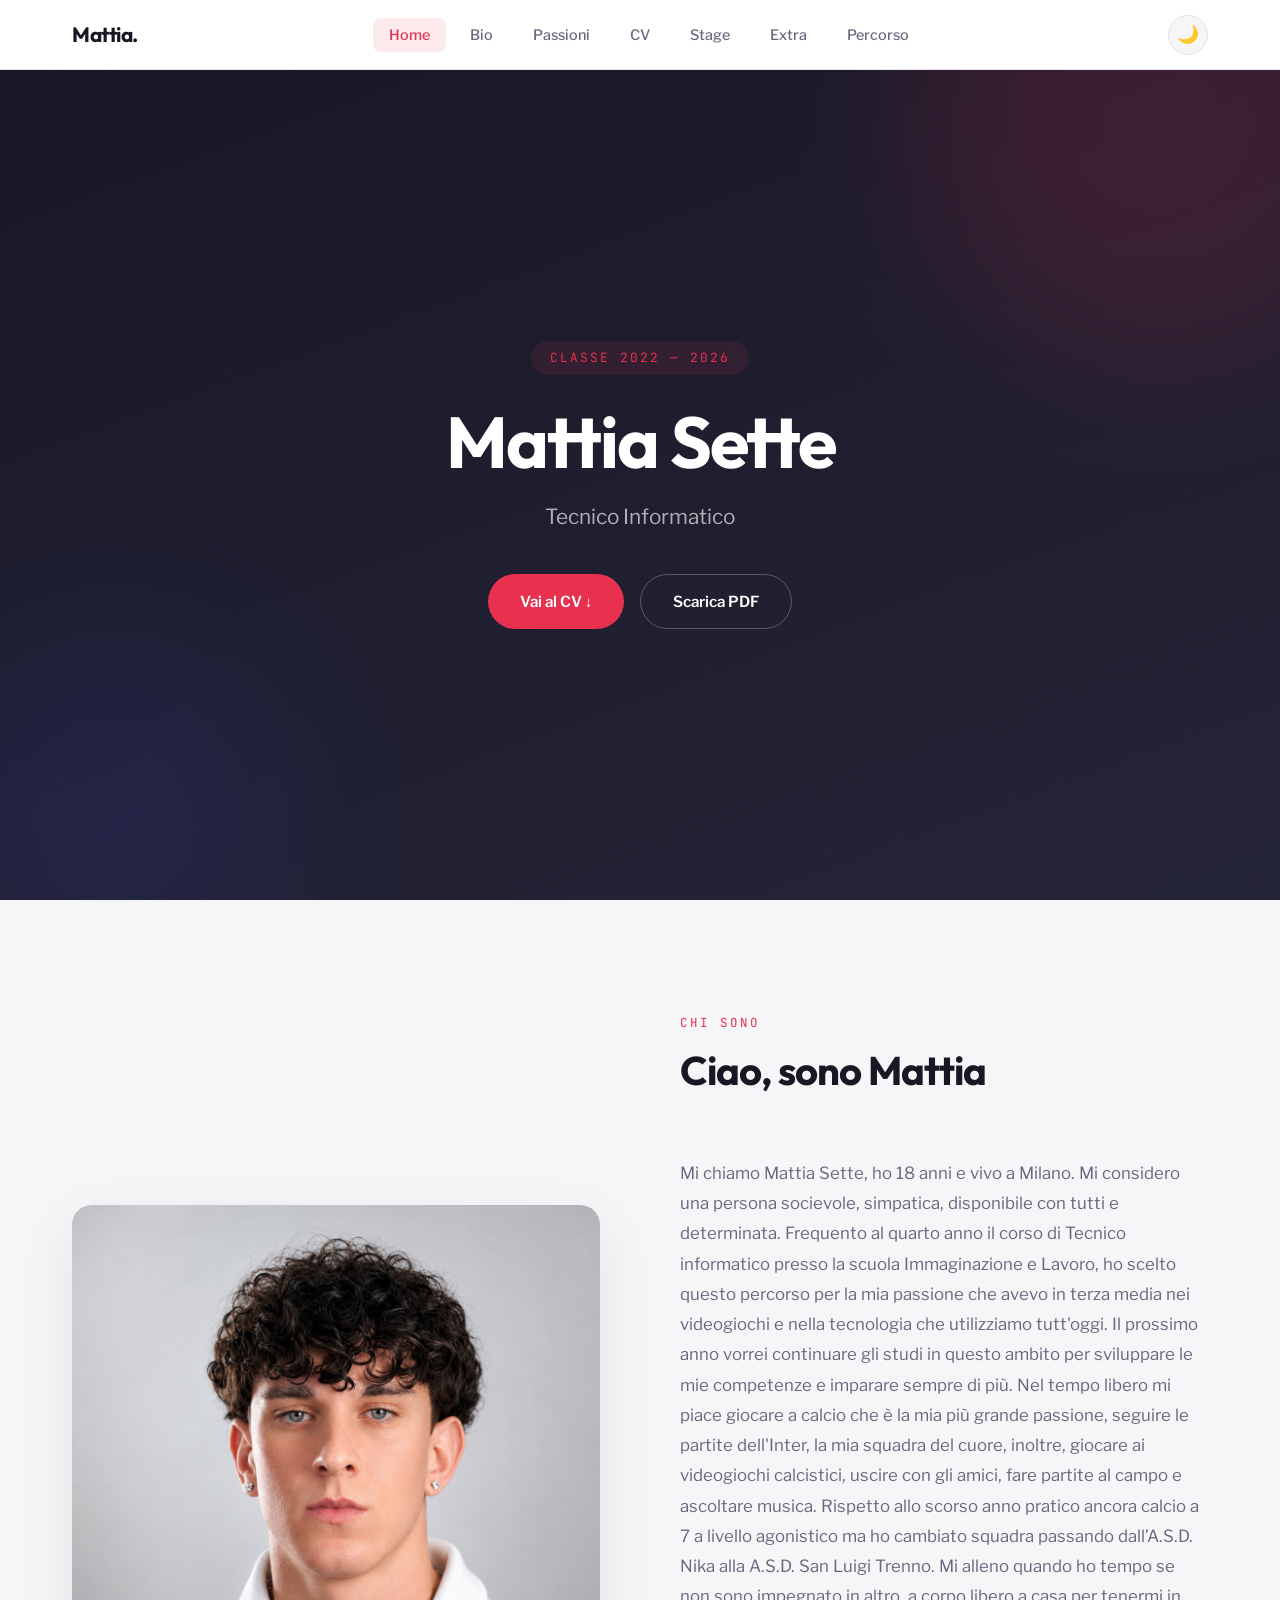
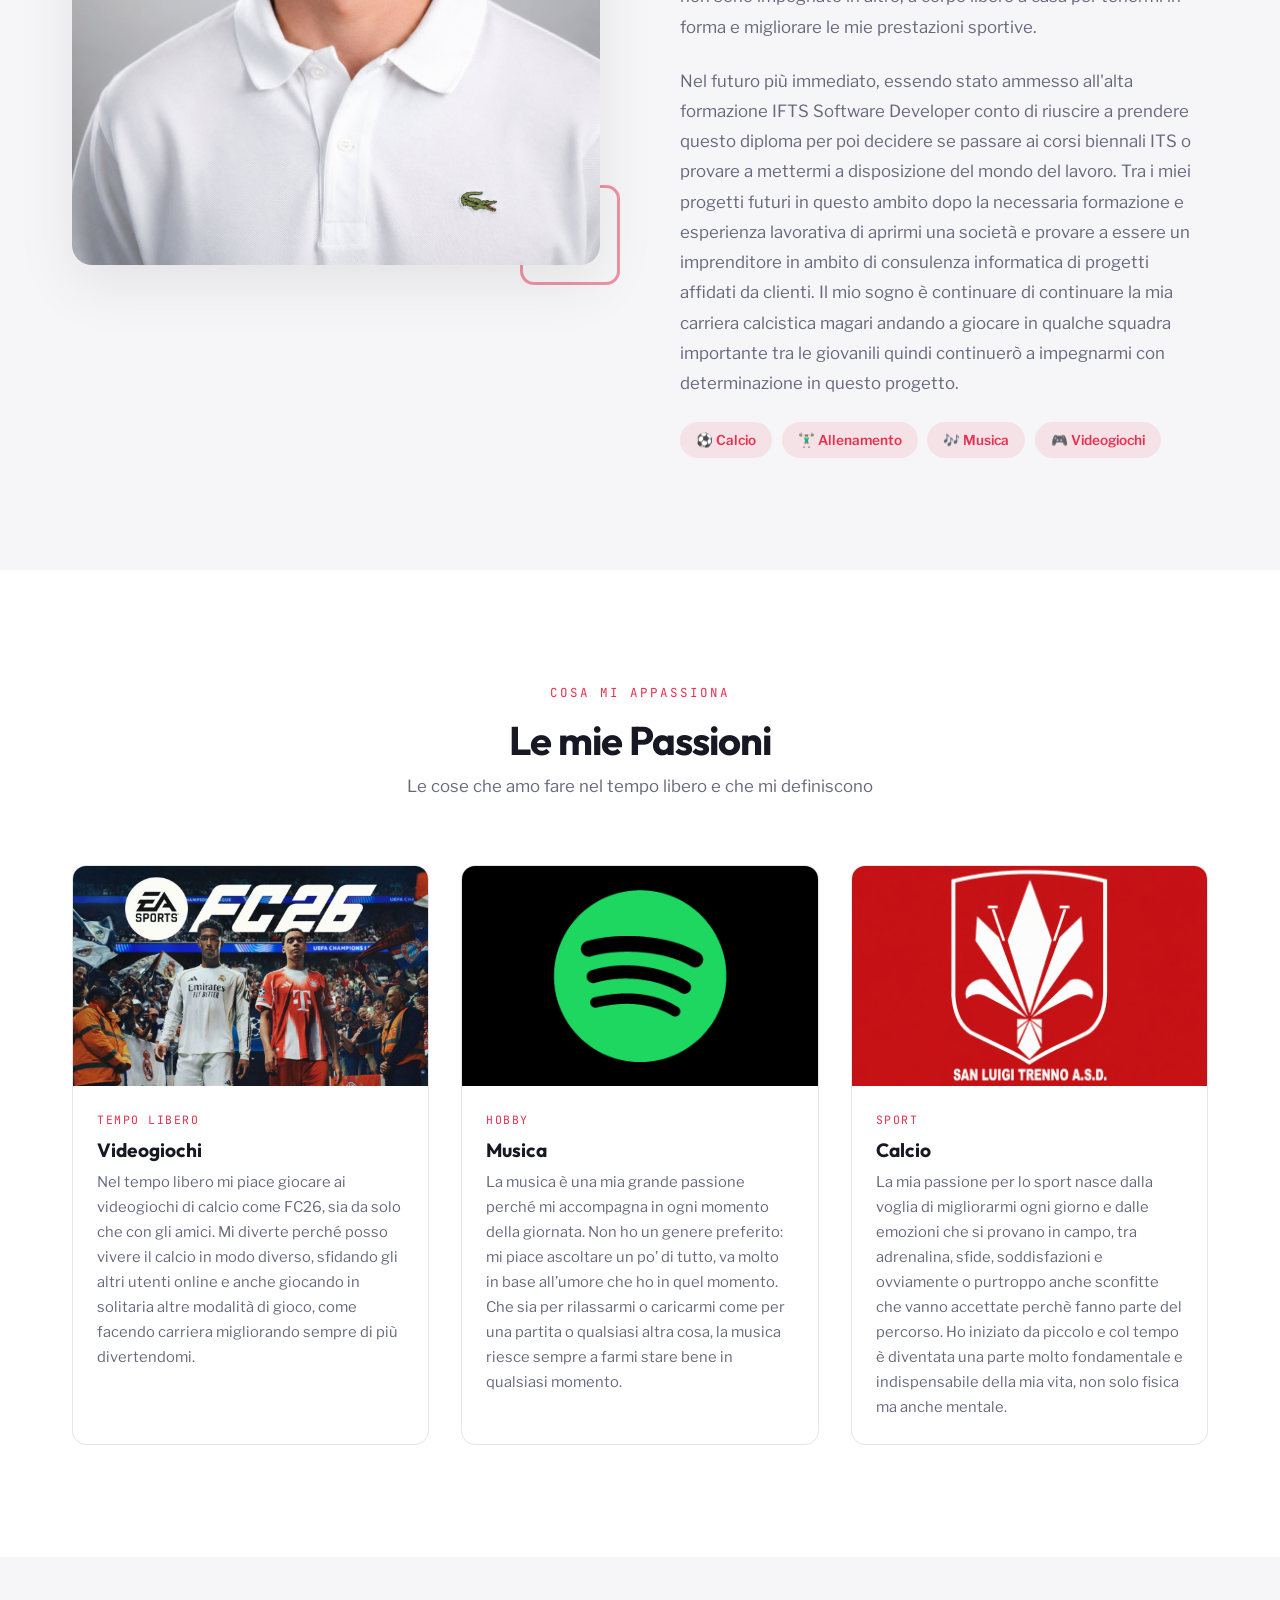
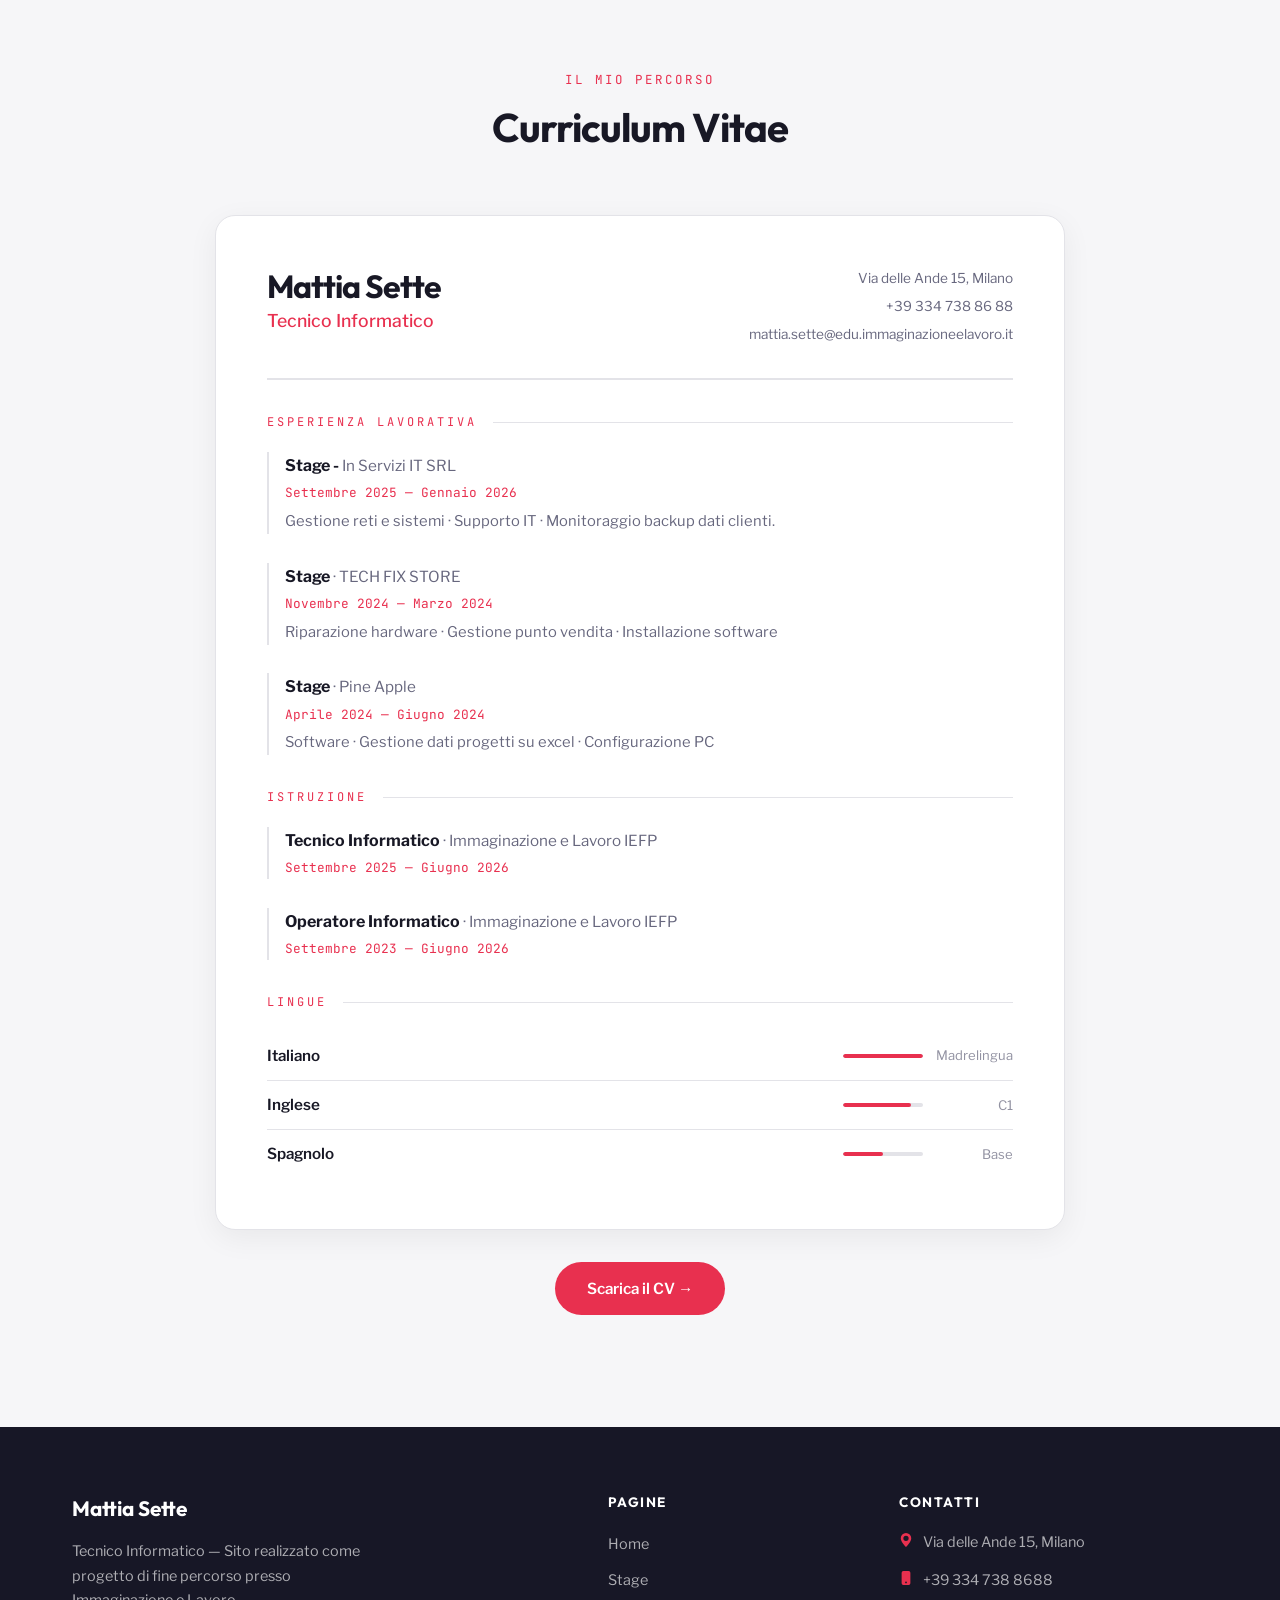
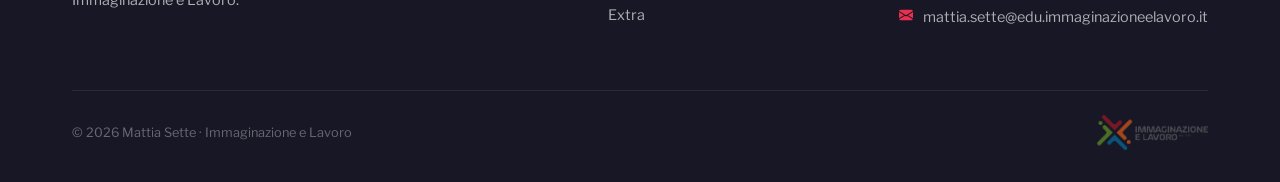
<file: index.html>
<!DOCTYPE html>
<html lang="it" data-theme="default">
<!--
    PERSONALIZZAZIONE RAPIDA:
    
    1. TEMA: cambia data-theme="default" qui sopra con:
       ocean, sunset, forest, lavender, mono
    
    2. DARK MODE: il bottone 🌙 in alto a destra
    
    3. FONT: cambia i link Google Fonts qui sotto
    
    4. CONTENUTI: cerca i commenti "MODIFICA" nel codice
-->
<head>
    <meta charset="UTF-8">
    <meta name="viewport" content="width=device-width, initial-scale=1.0">
    <title>Mattia Sette — Portfolio</title>

    <!-- MODIFICA: Cambia i font qui se vuoi -->
    <link rel="preconnect" href="https://fonts.googleapis.com">
    <link rel="preconnect" href="https://fonts.gstatic.com" crossorigin>    
    <link href="https://fonts.googleapis.com/css2?family=Outfit:wght@400;500;600;700&family=Libre+Franklin:wght@400;500;600;700&family=JetBrains+Mono:wght@400;500&display=swap" rel="stylesheet">

    <link rel="stylesheet" href="./style.css">
</head>
<body>

    <!-- ====== NAVBAR ====== -->
    <nav class="site-nav">
        <div class="nav-inner">
            <!-- MODIFICA: il tuo nome -->
            <a href="#" class="nav-brand">Mattia.</a>

            <button class="nav-burger" id="navBurger" aria-label="Apri menu">
                <span></span><span></span><span></span>
            </button>

            <ul class="nav-links" id="navLinks">
                <li><a href="#" class="active">Home</a></li>
                <li><a href="#bio">Bio</a></li>
                <li><a href="#passioni">Passioni</a></li>
                <li><a href="#cv">CV</a></li>
                <li><a href="./stage.html">Stage</a></li>
                <li><a href="./extra.html">Extra</a></li>
                <li><a href="./percorso.html">Percorso</a></li>
            </ul>

            <button class="theme-toggle" id="themeToggle" aria-label="Cambia tema">🌙</button>
        </div>
    </nav>

    <!-- ====== HERO ====== -->
    <section class="hero">
        <div class="hero-pattern"></div>
        <div class="hero-blob hero-blob-1"></div>
        <div class="hero-blob hero-blob-2"></div>

        <div class="hero-content">
            <!-- MODIFICA: il tuo badge, nome e descrizione -->
            <span class="hero-label reveal">Classe 2022 — 2026</span>
            <h1 class="reveal reveal-delay-1">Mattia Sette</h1>
            <p class="hero-sub reveal reveal-delay-2">Tecnico Informatico</p>
            <div class="hero-cta reveal reveal-delay-3">
                <a href="#cv" class="btn-primary-custom">Vai al CV ↓</a>
                <a href="./doc/Mattia Sette - Cv.pdf" target="_blank" class="btn-outline-custom">Scarica PDF</a>
            </div>
        </div>
    </section>

    <!-- ====== BIO ====== -->
    <section class="section" id="bio">
        <div class="section-container">
            <div class="bio-grid">
                <div class="bio-image reveal-left">
                    <div class="bio-image-frame">
                        <!-- MODIFICA: sostituisci con la tua foto (./img/foto.jpg) -->
                        <img src="img/Mattia (2).png" alt="Foto profilo">
                    </div>
                </div>
                <div class="bio-text-area reveal-right">
                    <div class="section-header">
                        <span class="section-label">Chi sono</span>
                        <h2 class="section-title">Ciao, sono Mattia</h2>
                    </div>
                    <!-- MODIFICA: scrivi la tua bio -->
                    <p>
                        Mi chiamo Mattia Sette, ho 18 anni e vivo a Milano. Mi considero una persona socievole, simpatica, disponibile con tutti e determinata.
                        Frequento al quarto anno il corso di Tecnico informatico presso la scuola Immaginazione e Lavoro, ho scelto questo percorso per la mia passione che avevo in terza media nei videogiochi e nella tecnologia che utilizziamo tutt'oggi.
                        Il prossimo anno vorrei continuare gli studi in questo ambito per sviluppare le mie competenze e imparare sempre di più.
                        Nel tempo libero mi piace giocare a calcio che è la mia più grande passione, seguire le partite dell'Inter, la mia squadra del cuore, inoltre, giocare ai videogiochi calcistici, uscire con gli amici, fare partite al campo e ascoltare musica.
                        Rispetto allo scorso anno pratico ancora calcio a 7 a livello agonistico ma ho cambiato squadra passando dall’A.S.D. Nika alla A.S.D. San Luigi Trenno.
                        Mi alleno quando ho tempo se non sono impegnato in altro, a corpo libero a casa per tenermi in forma e migliorare le mie prestazioni sportive.
                    </p>
                    <p>
                        Nel futuro più immediato, essendo stato ammesso all'alta formazione IFTS Software Developer conto di riuscire a prendere questo diploma per poi decidere se passare ai corsi biennali ITS o provare a mettermi a disposizione del mondo del lavoro. Tra i miei progetti futuri in questo ambito dopo la necessaria formazione e esperienza lavorativa di aprirmi una società e provare a essere un imprenditore in ambito di consulenza informatica di progetti affidati da clienti.
                        Il mio sogno è continuare di continuare la mia carriera calcistica magari andando a giocare in qualche squadra importante tra le giovanili quindi continuerò a impegnarmi con determinazione in questo progetto.
                    </p>
                    <!-- MODIFICA: le tue "etichette" -->
                    <div class="bio-pills">
                        <span class="bio-pill">⚽ Calcio</span>
                        <span class="bio-pill">🏋🏻‍♂️ Allenamento</span>
                        <span class="bio-pill">🎶 Musica</span>
                        <span class="bio-pill">🎮 Videogiochi</span>
                    </div>
                </div>
            </div>
        </div>
    </section>

    <!-- ====== PASSIONI ====== -->
    <section class="section section-alt" id="passioni">
        <div class="section-container">
            <div class="section-header center reveal">
                <span class="section-label">Cosa mi appassiona</span>
                <h2 class="section-title">Le mie Passioni</h2>
                <p class="section-desc">Le cose che amo fare nel tempo libero e che mi definiscono</p>
            </div>

            <div class="passions-grid">

                <!-- MODIFICA: Card 1 — cambia immagine, categoria, titolo e testo -->
                <div class="passion-card reveal reveal-delay-1">
                    <div class="passion-card-img">
                        <img src="img/EA-FC-26.webp" alt="Lego">
                    </div>
                    <div class="passion-card-body">
                        <span class="passion-card-tag">Tempo libero</span>
                        <h3>Videogiochi</h3>
                        <p>Nel tempo libero mi piace giocare ai videogiochi di calcio come FC26, sia da solo che con gli amici. Mi diverte perché posso vivere il calcio in modo diverso, sfidando gli altri utenti online e anche giocando in solitaria altre modalità di gioco, come facendo carriera migliorando sempre di più divertendomi.</p>
                    </div>
                </div>

                <!-- MODIFICA: Card 2 -->
                <div class="passion-card reveal reveal-delay-2">
                    <div class="passion-card-img">
                        <img src="./img/Logo Spotify.png" alt="Passione 2">
                    </div>
                    <div class="passion-card-body">
                        <span class="passion-card-tag">Hobby</span>
                        <h3>Musica</h3>
                        <p>La musica è una mia grande passione perché mi accompagna in ogni momento della giornata. Non ho un genere preferito: mi piace ascoltare un po’ di tutto, va molto in base all’umore che ho in quel momento. Che sia per rilassarmi o caricarmi come per una partita o qualsiasi altra cosa, la musica riesce sempre a farmi stare bene in qualsiasi momento. </p>
                    </div>
                </div>

                <!-- MODIFICA: Card 3 -->
                <div class="passion-card reveal reveal-delay-3">
                    <div class="passion-card-img">
                        <img src="./img/Logo San Luigi Trenno.png" alt="Passione 3">
                    </div>
                    <div class="passion-card-body">
                        <span class="passion-card-tag">Sport</span>
                        <h3>Calcio</h3>
                        <p>La mia passione per lo sport nasce dalla voglia di migliorarmi ogni giorno e dalle emozioni che si provano in campo, tra adrenalina, sfide, soddisfazioni e ovviamente o purtroppo anche sconfitte che vanno accettate perchè fanno parte del percorso. Ho iniziato da piccolo e col tempo è diventata una parte molto fondamentale e indispensabile della mia vita, non solo fisica ma anche mentale.</p>
                    </div>
                </div>

            </div>
        </div>
    </section>

    <!-- ====== CV ====== -->
    <section class="section" id="cv">
        <div class="section-container">
            <div class="section-header center reveal">
                <span class="section-label">Il mio percorso</span>
                <h2 class="section-title">Curriculum Vitae</h2>
            </div>

            <div class="cv-paper reveal">
                <!-- MODIFICA: intestazione CV -->
                <div class="cv-header">
                    <div>
                        <h2 class="cv-name">Mattia Sette</h2>
                        <p class="cv-role">Tecnico Informatico</p>
                    </div>
                    <div class="cv-contact-mini">
                        <span>Via delle Ande 15, Milano</span>
                        <span>+39 334 738 86 88</span>
                        <span>mattia.sette@edu.immaginazioneelavoro.it</span>
                    </div>
                </div>

                <!-- Esperienza -->
                <div class="cv-section-title">Esperienza Lavorativa</div>

                <!-- MODIFICA: aggiungi le tue esperienze -->
                <div class="cv-entry">
                    <span class="cv-entry-title">Stage - </span>
                    <span class="cv-entry-place">In Servizi IT SRL</span>
                    <span class="cv-entry-date">Settembre 2025 — Gennaio 2026</span>
                    <p class="cv-entry-desc">Gestione reti e sistemi · Supporto IT · Monitoraggio backup dati clienti.</p>
                </div>

                <div class="cv-entry">
                    <span class="cv-entry-title">Stage</span>
                    <span class="cv-entry-place"> · TECH FIX STORE</span>
                    <span class="cv-entry-date">Novembre 2024 — Marzo 2024</span>
                    <p class="cv-entry-desc">Riparazione hardware · Gestione punto vendita · Installazione software</p>
                </div>

                <div class="cv-entry">
                    <span class="cv-entry-title">Stage</span>
                    <span class="cv-entry-place"> · Pine Apple</span>
                    <span class="cv-entry-date">Aprile 2024 — Giugno 2024</span>
                    <p class="cv-entry-desc">Software · Gestione dati progetti su excel · Configurazione PC</p>
                </div>

                <!-- Istruzione -->
                <div class="cv-section-title">Istruzione</div>

                <div class="cv-entry">
                    <span class="cv-entry-title">Tecnico Informatico</span>
                    <span class="cv-entry-place"> · Immaginazione e Lavoro IEFP</span>
                    <span class="cv-entry-date">Settembre 2025 — Giugno 2026</span>
                </div>

                <div class="cv-entry">
                    <span class="cv-entry-title">Operatore Informatico</span>
                    <span class="cv-entry-place"> · Immaginazione e Lavoro IEFP</span>
                    <span class="cv-entry-date">Settembre 2023 — Giugno 2026</span>
                </div>

                <!-- Lingue -->
                <div class="cv-section-title">Lingue</div>

                <!-- MODIFICA: le tue lingue e livelli (width della barra: 100% = nativo, 80% = avanzato, 60% = intermedio, 40% = base) -->
                <div class="cv-lang">
                    <span class="cv-lang-name">Italiano</span>
                    <div class="cv-lang-level">
                        <div class="cv-lang-bar"><div class="cv-lang-bar-fill" style="width: 100%"></div></div>
                        <span class="cv-lang-label">Madrelingua</span>
                    </div>
                </div>
                <div class="cv-lang">
                    <span class="cv-lang-name">Inglese</span>
                    <div class="cv-lang-level">
                        <div class="cv-lang-bar"><div class="cv-lang-bar-fill" style="width: 85%"></div></div>
                        <span class="cv-lang-label">C1</span>
                    </div>
                </div>
                <div class="cv-lang">
                    <span class="cv-lang-name">Spagnolo</span>
                    <div class="cv-lang-level">
                        <div class="cv-lang-bar"><div class="cv-lang-bar-fill" style="width: 50%"></div></div>
                        <span class="cv-lang-label">Base</span>
                    </div>
                </div>
            </div>

            <div style="text-align: center; margin-top: 2rem;" class="reveal">
                <a href="./doc/Mattia Sette - Cv.pdf" target="_blank" class="btn-primary-custom">Scarica il CV →</a>
            </div>
        </div>
    </section>

    <!-- ====== FOOTER ====== -->
    <footer class="site-footer">
        <div class="section-container">
            <div class="footer-grid">
                <div>
                    <!-- MODIFICA: il tuo nome e descrizione -->
                    <p class="footer-brand">Mattia Sette</p>
                    <p class="footer-desc">
                        Tecnico Informatico — Sito realizzato come progetto di fine percorso 
                        presso Immaginazione e Lavoro.
                    </p>
                </div>
                <div>
                    <p class="footer-heading">Pagine</p>
                    <ul class="footer-links">
                        <li><a href="#">Home</a></li>
                        <li><a href="./pages/stage.html">Stage</a></li>
                        <li><a href="./pages/extra.html">Extra</a></li>
                    </ul>
                </div>
                <div>
                    <p class="footer-heading">Contatti</p>
                    <!-- MODIFICA: i tuoi contatti -->
                    <div class="footer-contact-item">
                        <svg xmlns="http://www.w3.org/2000/svg" width="14" height="14" fill="currentColor" viewBox="0 0 16 16"><path d="M8 16s6-5.686 6-10A6 6 0 0 0 2 6c0 4.314 6 10 6 10m0-7a3 3 0 1 1 0-6 3 3 0 0 1 0 6"/></svg>
                        <span>Via delle Ande 15, Milano</span>
                    </div>
                    <div class="footer-contact-item">
                        <svg xmlns="http://www.w3.org/2000/svg" width="14" height="14" fill="currentColor" viewBox="0 0 16 16"><path d="M3 2a2 2 0 0 1 2-2h6a2 2 0 0 1 2 2v12a2 2 0 0 1-2 2H5a2 2 0 0 1-2-2zm6 11a1 1 0 1 0-2 0 1 1 0 0 0 2 0"/></svg>
                        <span>+39 334 738 8688</span>
                    </div>
                    <div class="footer-contact-item">
                        <svg xmlns="http://www.w3.org/2000/svg" width="14" height="14" fill="currentColor" viewBox="0 0 16 16"><path d="M.05 3.555A2 2 0 0 1 2 2h12a2 2 0 0 1 1.95 1.555L8 8.414zM0 4.697v7.104l5.803-3.558zM6.761 8.83l-6.57 4.027A2 2 0 0 0 2 14h12a2 2 0 0 0 1.808-1.144l-6.57-4.027L8 9.586zm3.436-.586L16 11.801V4.697z"/></svg>
                        <span>mattia.sette@edu.immaginazioneelavoro.it</span>
                    </div>
                </div>
            </div>
            <div class="footer-bottom">
                <span class="footer-copy">© 2026 Mattia Sette · Immaginazione e Lavoro</span>
                <img src="./img/Logo immaginazione e lavoro.webp" class="footer-logo" alt="Logo scuola">
            </div>
        </div>
    </footer>

    <script src="./script.js"></script>
</body>
</html>
</file>
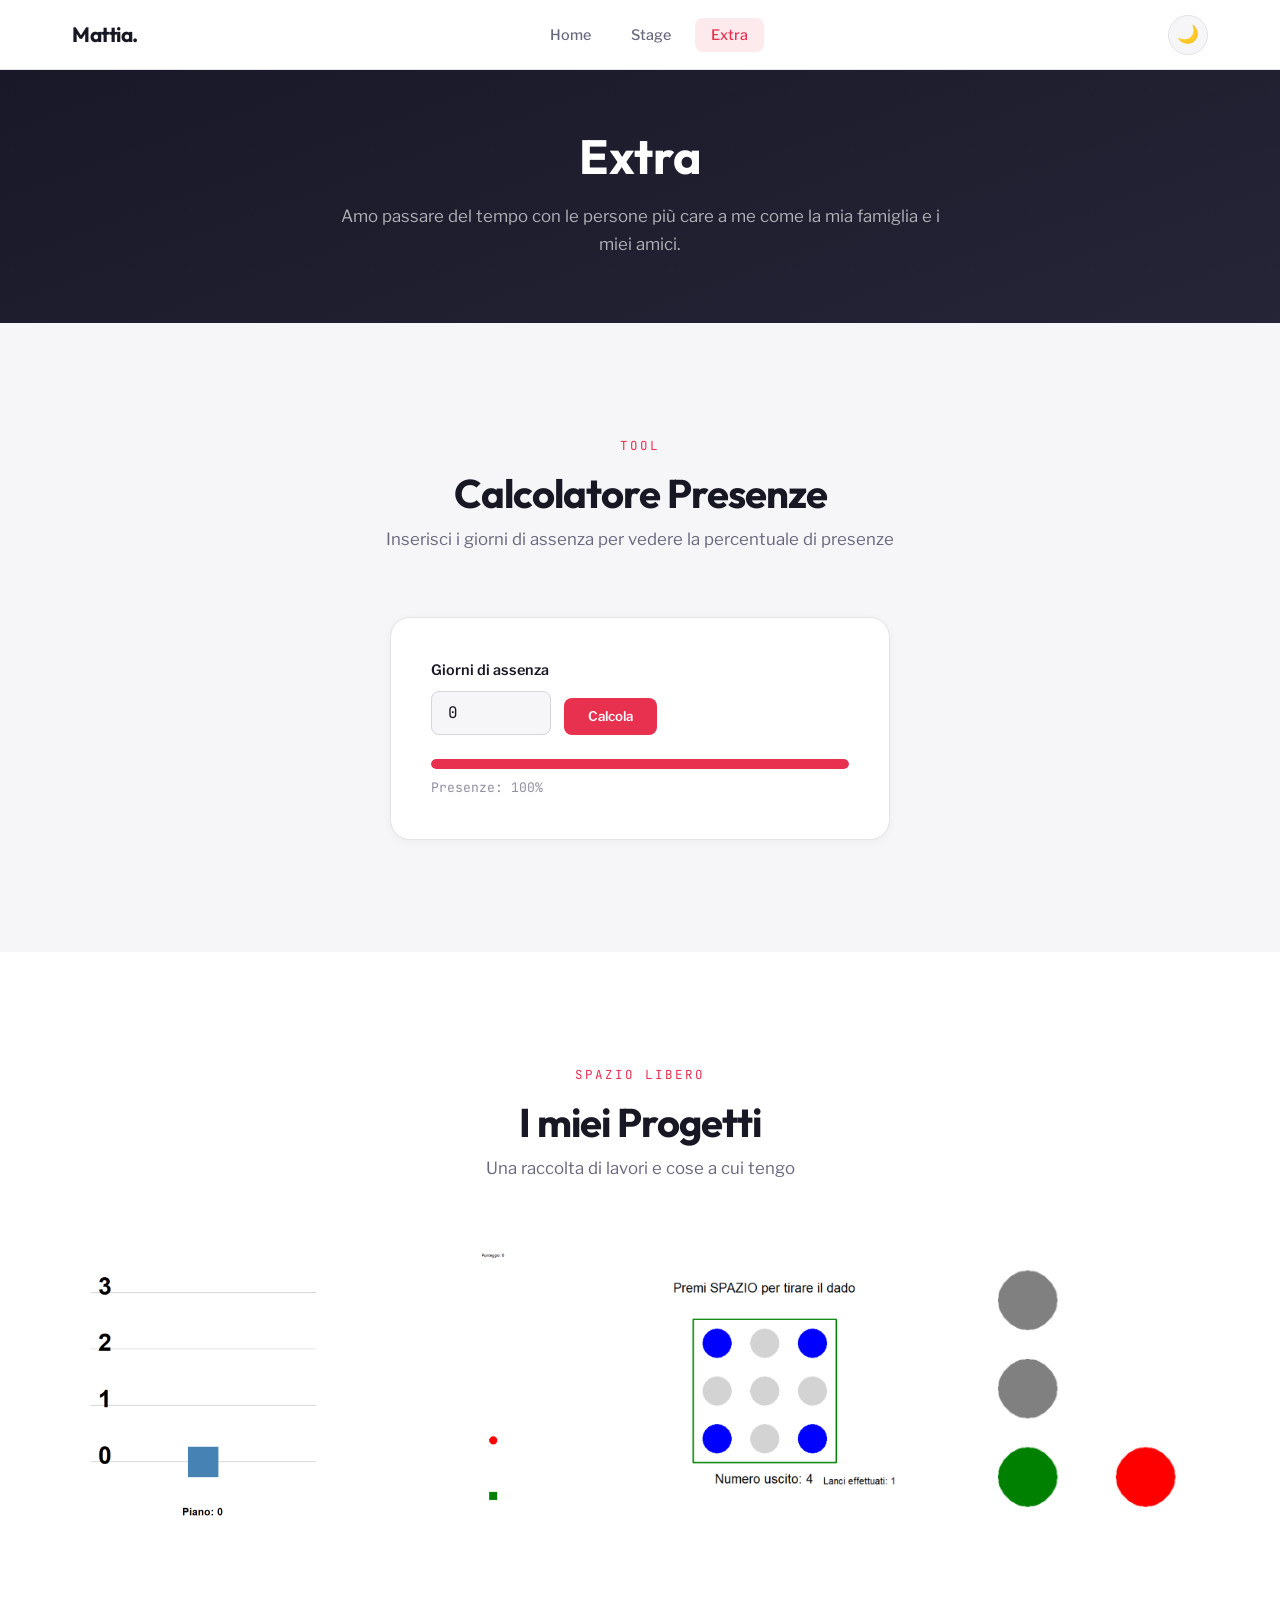
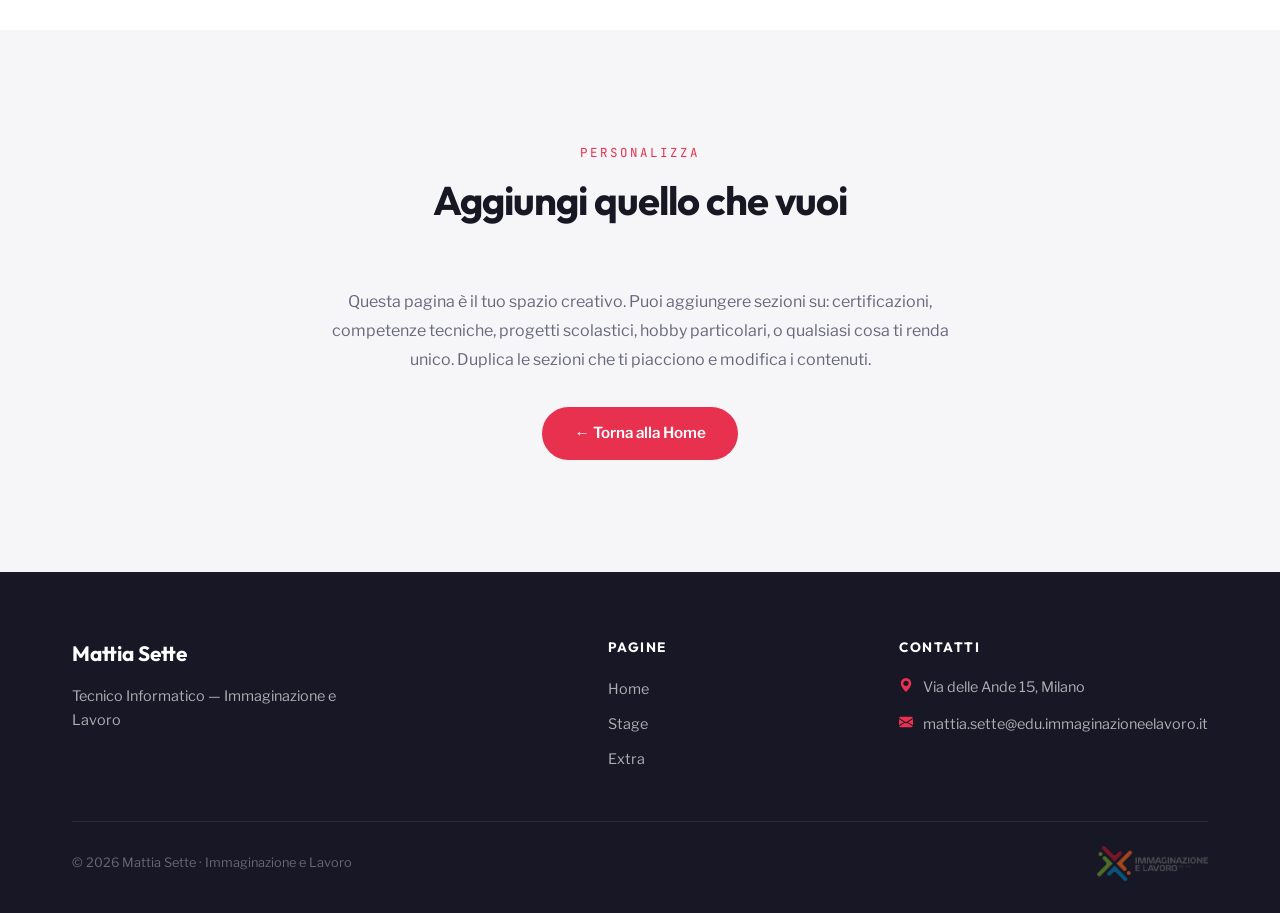
<file: extra.html>
<!DOCTYPE html>
<html lang="it" data-theme="default">
<head>
    <meta charset="UTF-8">
    <meta name="viewport" content="width=device-width, initial-scale=1.0">
    <title>Mattia Sette — Extra</title>

    <link rel="preconnect" href="https://fonts.googleapis.com">
    <link rel="preconnect" href="https://fonts.gstatic.com" crossorigin>
    <link href="https://fonts.googleapis.com/css2?family=Outfit:wght@400;500;600;700&family=Libre+Franklin:wght@400;500;600;700&family=JetBrains+Mono:wght@400;500&display=swap" rel="stylesheet">

    <link rel="stylesheet" href="./style.css">
</head>
<body>

    <!-- ====== NAVBAR ====== -->
    <nav class="site-nav">
        <div class="nav-inner">
            <a href="./index.html" class="nav-brand">Mattia.</a>
            <button class="nav-burger" id="navBurger" aria-label="Apri menu">
                <span></span><span></span><span></span>
            </button>
            <ul class="nav-links" id="navLinks">
                <li><a href="./index.html">Home</a></li>
                <li><a href="./stage.html">Stage</a></li>
                <li><a href="#" class="active">Extra</a></li>
            </ul>
            <button class="theme-toggle" id="themeToggle" aria-label="Cambia tema">🌙</button>
        </div>
    </nav>

    <!-- ====== PAGE HERO ====== -->
    <section class="page-hero">
        <div class="hero-pattern"></div>
        <div class="section-container">
            <h1 class="reveal">Extra</h1>
            <p class="hero-sub reveal reveal-delay-1">
                Amo passare del tempo con le persone più care a me come la mia famiglia e i miei amici.
            </p>
        </div>
    </section>

    <!-- ====== CALCOLATORE PRESENZE ====== -->
    <section class="section">
        <div class="section-container">
            <div class="section-header center reveal">
                <span class="section-label">Tool</span>
                <h2 class="section-title">Calcolatore Presenze</h2>
                <p class="section-desc">Inserisci i giorni di assenza per vedere la percentuale di presenze</p>
            </div>

            <div class="presenze-card reveal">
                <label for="progresso">Giorni di assenza</label>
                <div class="presenze-input">
                    <input type="number" id="progresso" min="0" value="0" placeholder="0">
                    <button class="btn-calcola" onclick="calcolaPresenze()">Calcola</button>
                </div>
                <div class="progress-wrap">
                    <div class="progress-bar-bg">
                        <div class="progress-bar-fill" id="barraFill"></div>
                    </div>
                    <p class="progress-label" id="percentualeText">Presenze: 100%</p>
                </div>
            </div>
        </div>
    </section>

    <!-- ====== GALLERY / CONTENUTO LIBERO ====== -->
    <!--
        Questa sezione è uno spazio libero. Puoi usarla per:
        - Una gallery di foto dei tuoi progetti
        - Certificazioni ottenute (ECDL, ecc.)
        - Link ai tuoi profili (GitHub, LinkedIn)
        - Qualsiasi cosa ti rappresenti
        
        Di seguito c'è un esempio di gallery. 
        Sostituisci le immagini con le tue.
    -->
    <section class="section section-alt">
        <div class="section-container">
            <div class="section-header center reveal">
                <span class="section-label">Spazio libero</span>
                <h2 class="section-title">I miei Progetti</h2>
                <p class="section-desc">Una raccolta di lavori e cose a cui tengo</p>
            </div>

            <!-- MODIFICA: sostituisci le immagini e i testi -->
            <div class="gallery-grid">
                <div class="gallery-item reveal reveal-delay-1">
                    <img src="img/Progetto1.png" alt="Progetto 1">
                    <div class="gallery-item-overlay">
                        <span>Progetto 1</span>
                    </div>
                </div>
                <div class="gallery-item reveal reveal-delay-2">
                    <img src="img/Progetto2.png" alt="Progetto 2">
                    <div class="gallery-item-overlay">
                        <span>Progetto 2</span>
                    </div>
                </div>
                <div class="gallery-item reveal reveal-delay-3">
                    <img src="img/Progetto3.png" alt="Progetto 3">
                    <div class="gallery-item-overlay">
                        <span>Progetto 3</span>
                    </div>
                </div>
                <div class="gallery-item reveal reveal-delay-4">
                    <img src="img/Progetto4.png" alt="Progetto 4">
                    <div class="gallery-item-overlay">
                        <span>Progetto 4</span>
                    </div>
                </div>
            </div>
        </div>
    </section>

    <!-- ====== SEZIONE TESTO LIBERO ====== -->
    <section class="section">
        <div class="section-container" style="max-width: 700px;">
            <div class="section-header center reveal">
                <span class="section-label">Personalizza</span>
                <h2 class="section-title">Aggiungi quello che vuoi</h2>
            </div>
            <div class="reveal" style="text-align: center;">
                <p style="color: var(--text-secondary); line-height: 1.8; margin-bottom: 2rem;">
                    Questa pagina è il tuo spazio creativo. Puoi aggiungere sezioni su: 
                    certificazioni, competenze tecniche, progetti scolastici, hobby particolari, 
                    o qualsiasi cosa ti renda unico. Duplica le sezioni che ti piacciono 
                    e modifica i contenuti.
                </p>
                <a href="../index.html" class="btn-primary-custom">← Torna alla Home</a>
            </div>
        </div>
    </section>

    <!-- ====== FOOTER ====== -->
    <footer class="site-footer">
        <div class="section-container">
            <div class="footer-grid">
                <div>
                    <p class="footer-brand">Mattia Sette</p>
                    <p class="footer-desc">Tecnico Informatico — Immaginazione e Lavoro</p>
                </div>
                <div>
                    <p class="footer-heading">Pagine</p>
                    <ul class="footer-links">
                        <li><a href="../index.html">Home</a></li>
                        <li><a href="./stage.html">Stage</a></li>
                        <li><a href="#">Extra</a></li>
                    </ul>
                </div>
                <div>
                    <p class="footer-heading">Contatti</p>
                    <div class="footer-contact-item">
                        <svg xmlns="http://www.w3.org/2000/svg" width="14" height="14" fill="currentColor" viewBox="0 0 16 16"><path d="M8 16s6-5.686 6-10A6 6 0 0 0 2 6c0 4.314 6 10 6 10m0-7a3 3 0 1 1 0-6 3 3 0 0 1 0 6"/></svg>
                        <span>Via delle Ande 15, Milano</span>
                    </div>
                    <div class="footer-contact-item">
                        <svg xmlns="http://www.w3.org/2000/svg" width="14" height="14" fill="currentColor" viewBox="0 0 16 16"><path d="M.05 3.555A2 2 0 0 1 2 2h12a2 2 0 0 1 1.95 1.555L8 8.414zM0 4.697v7.104l5.803-3.558zM6.761 8.83l-6.57 4.027A2 2 0 0 0 2 14h12a2 2 0 0 0 1.808-1.144l-6.57-4.027L8 9.586zm3.436-.586L16 11.801V4.697z"/></svg>
                        <span>mattia.sette@edu.immaginazioneelavoro.it</span>
                    </div>
                </div>
            </div>
            <div class="footer-bottom">
                <span class="footer-copy">© 2026 Mattia Sette · Immaginazione e Lavoro</span>
                <img src="./img/Logo immaginazione e lavoro.webp" class="footer-logo" alt="Logo scuola">
            </div>
        </div>
    </footer>

    <script src="./script.js"></script>
</body>
</html>
</file>
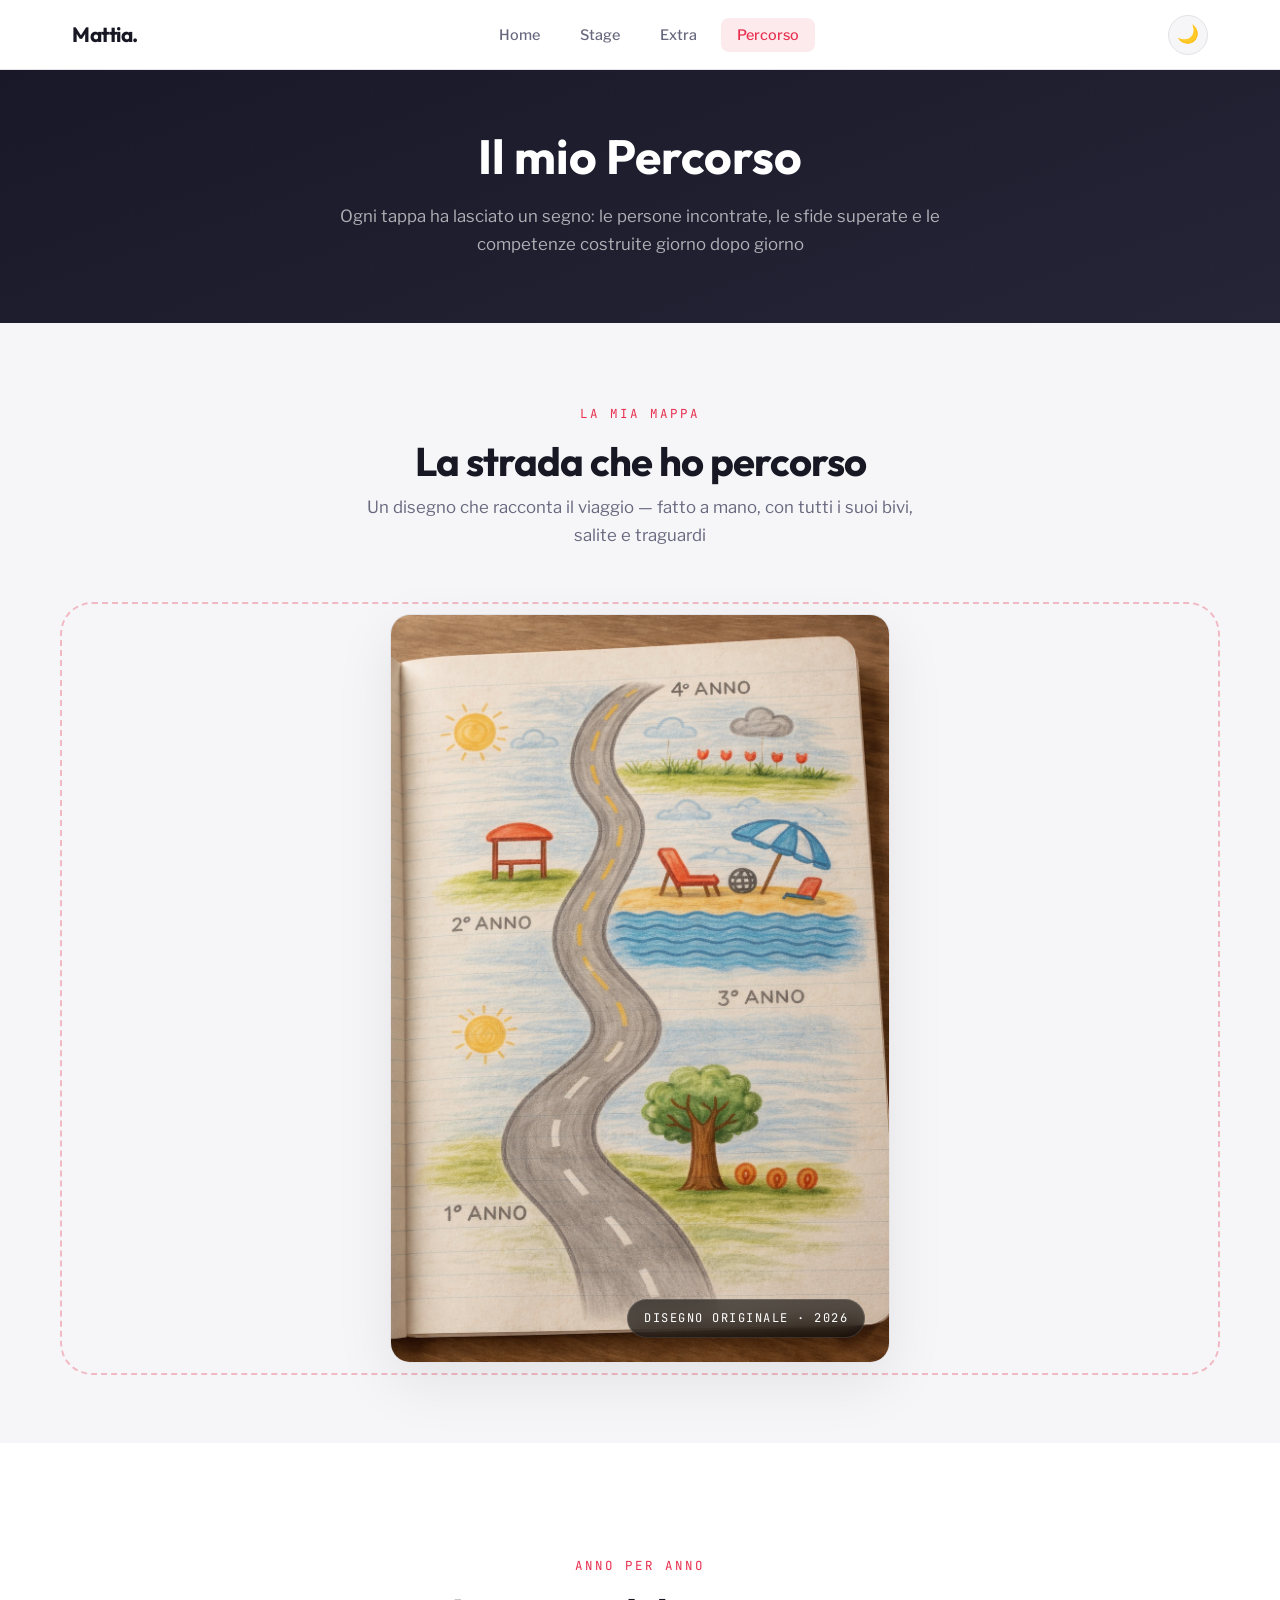
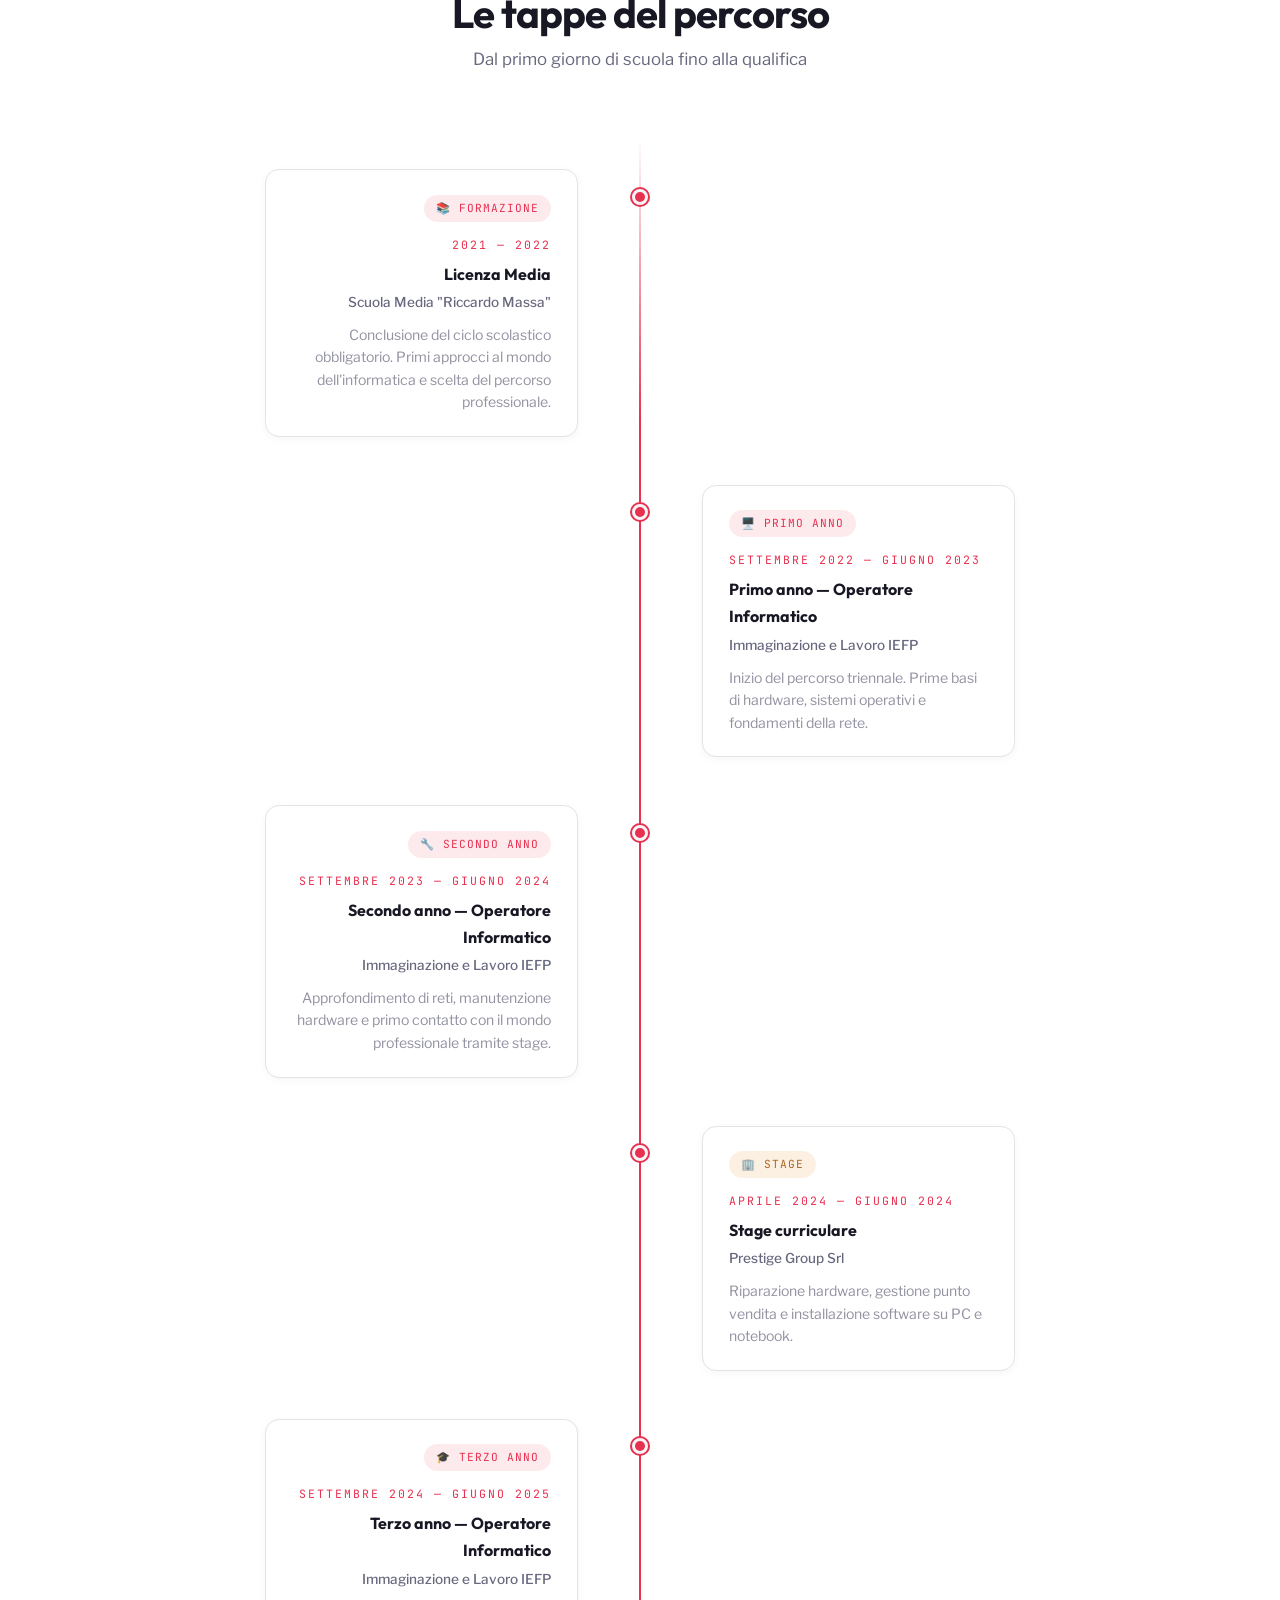
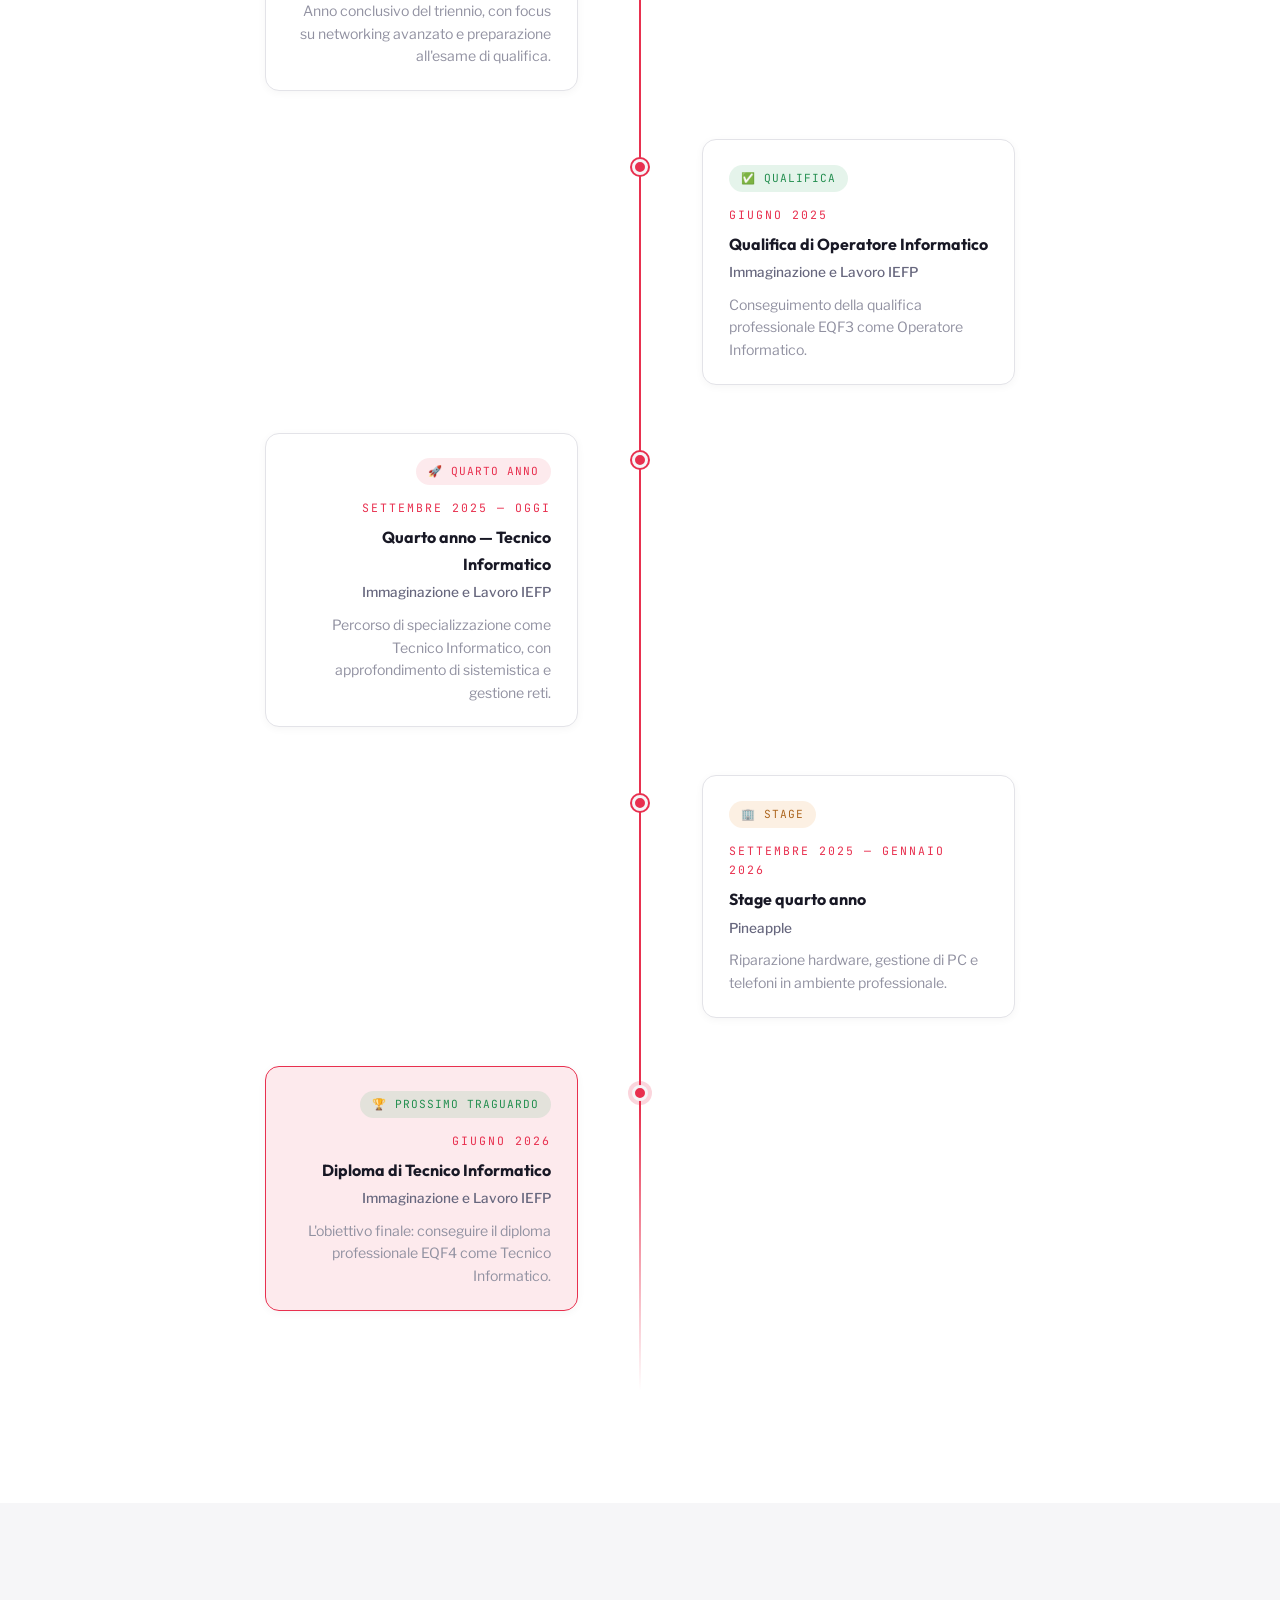
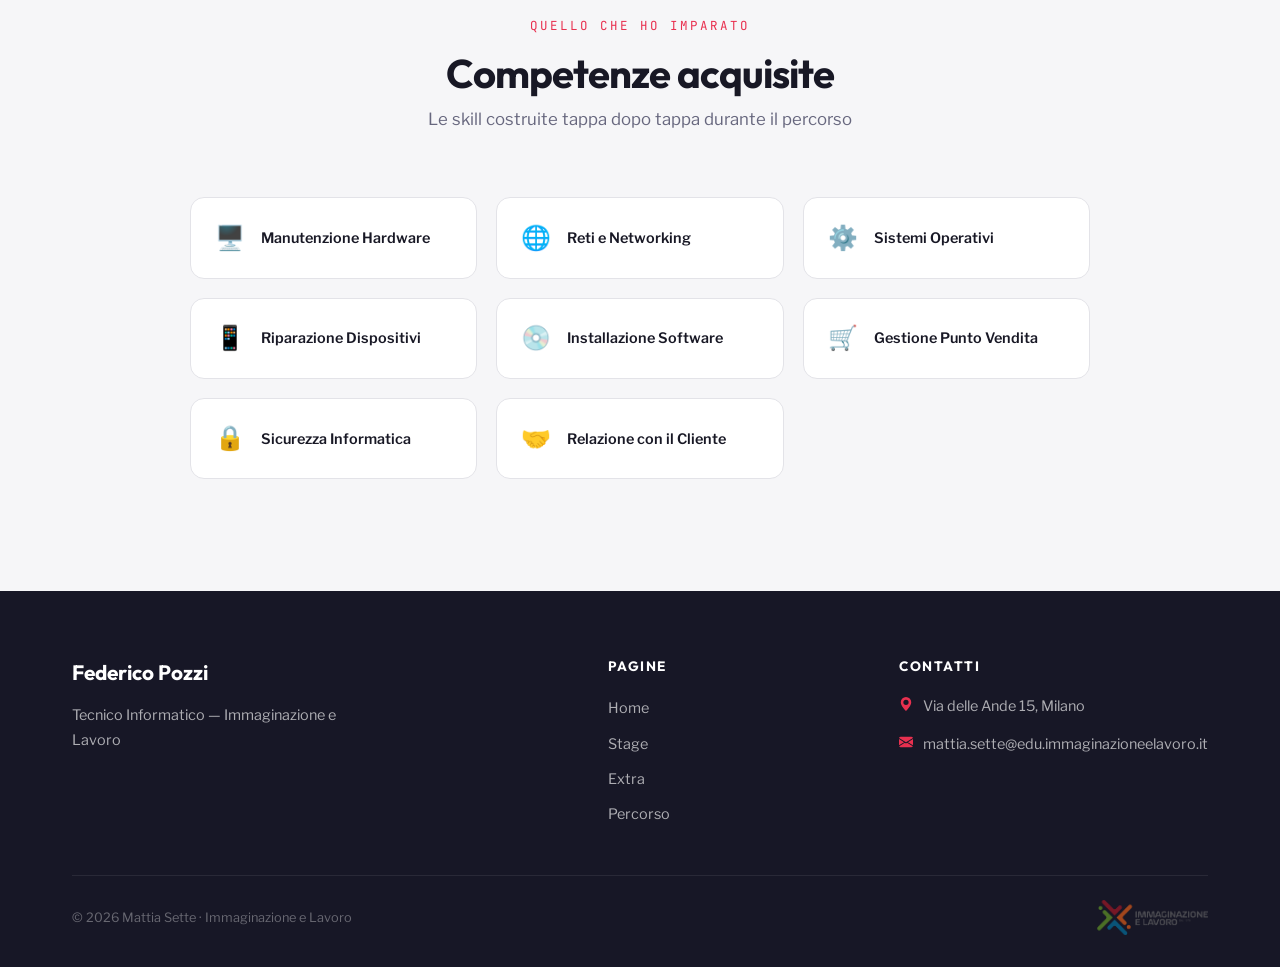
<file: percorso.html>
<!DOCTYPE html>
<html lang="it" data-theme="default">
<head>
    <meta charset="UTF-8">
    <meta name="viewport" content="width=device-width, initial-scale=1.0">
    <title>Mattia Sette — Percorso Scolastico</title>

    <link rel="preconnect" href="https://fonts.googleapis.com">
    <link rel="preconnect" href="https://fonts.gstatic.com" crossorigin>
    <link href="https://fonts.googleapis.com/css2?family=Outfit:wght@400;500;600;700&family=Libre+Franklin:wght@400;500;600;700&family=JetBrains+Mono:wght@400;500&display=swap" rel="stylesheet">

    <link rel="stylesheet" href="./style.css">

    <style>
        /* ======================================================
           STILI SPECIFICI — PERCORSO SCOLASTICO
           ====================================================== */

        /* === IMMAGINE STRADA DISEGNATA === */
        .strada-section {
            padding: 5rem 0;
        }

        .strada-frame {
            position: relative;
            max-width: 500px;
            margin: 0 auto;
            border-radius: var(--radius-lg);
            overflow: hidden;
            box-shadow: var(--shadow-lg);
            border: 1px solid var(--border-light);
        }

        .strada-frame img {
            width: 100%;
            height: auto;
            display: block;
            object-fit: cover;
        }

        /* Badge sovrapposto all'immagine */
        .strada-badge {
            position: absolute;
            bottom: 1.5rem;
            right: 1.5rem;
            background: rgba(0, 0, 0, 0.6);
            backdrop-filter: blur(10px);
            color: #fff;
            font-family: var(--font-mono);
            font-size: 0.75rem;
            letter-spacing: 1.5px;
            text-transform: uppercase;
            padding: 0.5rem 1rem;
            border-radius: var(--radius-full);
            border: 1px solid rgba(255,255,255,0.15);
        }

        /* Cornice decorativa attorno all'immagine */
        .strada-wrapper {
            position: relative;
        }

        .strada-wrapper::before {
            content: '';
            position: absolute;
            inset: -12px;
            border: 2px dashed var(--accent);
            border-radius: calc(var(--radius-lg) + 12px);
            opacity: 0.3;
            pointer-events: none;
            z-index: 0;
        }

        .strada-frame {
            position: relative;
            z-index: 1;
        }

        /* === TIMELINE PERCORSO === */
        .timeline {
            position: relative;
            max-width: 750px;
            margin: 0 auto;
            padding: 2rem 0;
        }

        /* Linea verticale centrale */
        .timeline::before {
            content: '';
            position: absolute;
            left: 50%;
            top: 0;
            bottom: 0;
            width: 2px;
            background: linear-gradient(
                to bottom,
                transparent,
                var(--accent) 10%,
                var(--accent) 90%,
                transparent
            );
            transform: translateX(-50%);
        }

        .timeline-item {
            position: relative;
            display: grid;
            grid-template-columns: 1fr 60px 1fr;
            align-items: start;
            margin-bottom: 3rem;
            gap: 0;
        }

        /* Pallino centrale */
        .timeline-dot {
            width: 16px;
            height: 16px;
            background: var(--accent);
            border-radius: 50%;
            border: 3px solid var(--bg-primary);
            box-shadow: 0 0 0 2px var(--accent);
            justify-self: center;
            margin-top: 1.2rem;
            position: relative;
            z-index: 1;
            transition: transform var(--duration-fast) var(--ease-spring);
        }

        .timeline-item:hover .timeline-dot {
            transform: scale(1.4);
        }

        /* Contenuto sinistra (anni pari) */
        .timeline-left {
            padding-right: 2rem;
            text-align: right;
        }

        /* Contenuto destra (anni dispari) */
        .timeline-right {
            padding-left: 2rem;
        }

        /* Le card vuote occupano lo spazio ma non mostrano nulla */
        .timeline-left:empty,
        .timeline-right:empty {
            display: block;
        }

        .timeline-card {
            background: var(--bg-elevated);
            border: 1px solid var(--border-light);
            border-radius: var(--radius-md);
            padding: 1.4rem 1.6rem;
            box-shadow: var(--shadow-sm);
            transition: transform var(--duration-normal) var(--ease-spring),
                        box-shadow var(--duration-normal) var(--ease-out),
                        border-color var(--duration-fast);
        }

        .timeline-card:hover {
            transform: translateY(-4px);
            box-shadow: var(--shadow-md);
            border-color: var(--accent);
        }

        .timeline-anno {
            font-family: var(--font-mono);
            font-size: 0.72rem;
            letter-spacing: 2px;
            text-transform: uppercase;
            color: var(--accent);
            margin-bottom: 0.4rem;
            display: block;
        }

        .timeline-titolo {
            font-family: var(--font-display);
            font-size: 1rem;
            font-weight: 700;
            color: var(--text-primary);
            margin-bottom: 0.2rem;
        }

        .timeline-luogo {
            font-size: 0.85rem;
            color: var(--text-secondary);
            font-weight: 500;
            margin-bottom: 0.6rem;
        }

        .timeline-desc {
            font-size: 0.88rem;
            color: var(--text-tertiary);
            line-height: 1.6;
        }

        /* Badge tipo evento */
        .timeline-badge {
            display: inline-flex;
            align-items: center;
            gap: 0.3rem;
            font-family: var(--font-mono);
            font-size: 0.7rem;
            text-transform: uppercase;
            letter-spacing: 1px;
            padding: 0.25rem 0.75rem;
            border-radius: var(--radius-full);
            margin-bottom: 0.8rem;
        }

        .timeline-badge.qualifica {
            background: hsla(145, 60%, 40%, 0.12);
            color: hsl(145, 60%, 35%);
        }

        .timeline-badge.formazione {
            background: var(--accent-soft);
            color: var(--accent);
        }

        .timeline-badge.stage {
            background: hsla(30, 80%, 50%, 0.12);
            color: hsl(30, 70%, 40%);
        }

        html[data-dark] .timeline-badge.qualifica {
            background: hsla(145, 60%, 40%, 0.2);
            color: hsl(145, 55%, 55%);
        }

        html[data-dark] .timeline-badge.stage {
            background: hsla(30, 80%, 50%, 0.18);
            color: hsl(30, 80%, 65%);
        }

        /* === CITAZIONE ISPIRAZIONALE === */
        .quote-block {
            background: var(--bg-elevated);
            border-left: 4px solid var(--accent);
            border-radius: 0 var(--radius-md) var(--radius-md) 0;
            padding: 2rem 2.5rem;
            max-width: 650px;
            margin: 0 auto;
            font-style: italic;
            font-size: 1.15rem;
            color: var(--text-secondary);
            line-height: 1.8;
            position: relative;
        }

        .quote-block::before {
            content: '"';
            font-family: var(--font-display);
            font-size: 5rem;
            color: var(--accent);
            opacity: 0.15;
            position: absolute;
            top: -1rem;
            left: 1rem;
            line-height: 1;
            pointer-events: none;
        }

        .quote-author {
            display: block;
            font-style: normal;
            font-family: var(--font-mono);
            font-size: 0.78rem;
            letter-spacing: 1.5px;
            text-transform: uppercase;
            color: var(--accent);
            margin-top: 1rem;
        }

        /* === COMPETENZE ACQUISITE === */
        .skills-grid {
            display: grid;
            grid-template-columns: repeat(auto-fill, minmax(220px, 1fr));
            gap: 1.2rem;
            max-width: 900px;
            margin: 0 auto;
        }

        .skill-chip {
            background: var(--bg-elevated);
            border: 1px solid var(--border-light);
            border-radius: var(--radius-md);
            padding: 1.2rem 1.5rem;
            display: flex;
            align-items: center;
            gap: 1rem;
            transition: transform var(--duration-fast) var(--ease-spring),
                        border-color var(--duration-fast),
                        box-shadow var(--duration-fast);
        }

        .skill-chip:hover {
            transform: translateY(-3px);
            border-color: var(--accent);
            box-shadow: var(--shadow-sm);
        }

        .skill-chip-icon {
            font-size: 1.5rem;
            flex-shrink: 0;
        }

        .skill-chip-text {
            font-size: 0.9rem;
            font-weight: 600;
            color: var(--text-primary);
        }

        /* === RESPONSIVE TIMELINE === */
        @media (max-width: 700px) {
            .timeline::before {
                left: 20px;
            }

            .timeline-item {
                grid-template-columns: 40px 1fr;
                grid-template-areas: "dot content";
            }

            .timeline-dot {
                grid-area: dot;
                justify-self: start;
                margin-left: 4px;
            }

            .timeline-left {
                display: none;
            }

            .timeline-right {
                grid-area: content;
                padding-left: 1rem;
                padding-right: 0;
                text-align: left;
            }

            /* Quando il contenuto è nella colonna sinistra, spostalo a destra su mobile */
            .timeline-item .timeline-left .timeline-card {
                display: none;
            }

            /* Override: mostra tutto a destra su mobile */
            .timeline-item.left-content .timeline-left {
                display: none;
            }

            .timeline-item.left-content .timeline-right {
                grid-area: content;
            }
        }
    </style>
</head>
<body>

    <!-- ====== NAVBAR ====== -->
    <nav class="site-nav">
        <div class="nav-inner">
            <a href="./index.html" class="nav-brand">Mattia.</a>
            <button class="nav-burger" id="navBurger" aria-label="Apri menu">
                <span></span><span></span><span></span>
            </button>
            <ul class="nav-links" id="navLinks">
                <li><a href="./index.html">Home</a></li>
                <li><a href="./stage.html">Stage</a></li>
                <li><a href="./extra.html">Extra</a></li>
                <li><a href="#" class="active">Percorso</a></li>
            </ul>
            <button class="theme-toggle" id="themeToggle" aria-label="Cambia tema">🌙</button>
        </div>
    </nav>

    <!-- ====== PAGE HERO ====== -->
    <section class="page-hero">
        <div class="hero-pattern"></div>
        <div class="section-container">
            <h1 class="reveal">Il mio Percorso</h1>
            <p class="hero-sub reveal reveal-delay-1">
                Ogni tappa ha lasciato un segno: le persone incontrate, 
                le sfide superate e le competenze costruite giorno dopo giorno
            </p>
        </div>
    </section>

    <!-- ====== IMMAGINE STRADA DISEGNATA ====== -->
    <section class="strada-section section">
        <div class="section-container">
            <div class="section-header center reveal">
                <span class="section-label">La mia mappa</span>
                <h2 class="section-title">La strada che ho percorso</h2>
                <p class="section-desc">
                    Un disegno che racconta il viaggio — fatto a mano, 
                    con tutti i suoi bivi, salite e traguardi
                </p>
            </div>

            <div class="strada-wrapper reveal">
                <div class="strada-frame">
                    <!--
                        MODIFICA: sostituisci il src con il percorso della tua immagine.
                        Esempio: src="./img/strada.jpg"  oppure  src="./img/percorso.png"
                        
                        L'immagine va salvata nella cartella img/ del progetto.
                        Dimensione consigliata: almeno 900×500 px, formato JPG o PNG.
                    -->
                    <img
                        src="./img/Strada.png"
                        alt="La mia strada scolastica — disegno originale"
                    >
                    <span class="strada-badge">Disegno originale · 2026</span>
                </div>
            </div>

        </div>
    </section>

    <!-- ====== TIMELINE PERCORSO ====== -->
    <section class="section section-alt">
        <div class="section-container">
            <div class="section-header center reveal">
                <span class="section-label">Anno per anno</span>
                <h2 class="section-title">Le tappe del percorso</h2>
                <p class="section-desc">Dal primo giorno di scuola fino alla qualifica</p>
            </div>

            <div class="timeline">

                <!-- TAPPA 1 — a sinistra -->
                <!-- MODIFICA: anno, titolo, istituto, descrizione -->
                <div class="timeline-item left-content reveal">
                    <div class="timeline-left">
                        <div class="timeline-card">
                            <span class="timeline-badge formazione">📚 Formazione</span>
                            <span class="timeline-anno">2021 — 2022</span>
                            <div class="timeline-titolo">Licenza Media</div>
                            <div class="timeline-luogo">Scuola Media "Riccardo Massa"</div>
                            <p class="timeline-desc">
                                Conclusione del ciclo scolastico obbligatorio. 
                                Primi approcci al mondo dell'informatica e scelta 
                                del percorso professionale.
                            </p>
                        </div>
                    </div>
                    <div class="timeline-dot"></div>
                    <div class="timeline-right"></div>
                </div>

                <!-- TAPPA 2 — a destra -->
                <div class="timeline-item reveal reveal-delay-1">
                    <div class="timeline-left"></div>
                    <div class="timeline-dot"></div>
                    <div class="timeline-right">
                        <div class="timeline-card">
                            <span class="timeline-badge formazione">🖥️ Primo anno</span>
                            <span class="timeline-anno">Settembre 2022 — Giugno 2023</span>
                            <div class="timeline-titolo">Primo anno — Operatore Informatico</div>
                            <div class="timeline-luogo">Immaginazione e Lavoro IEFP</div>
                            <p class="timeline-desc">
                                Inizio del percorso triennale. Prime basi di hardware, 
                                sistemi operativi e fondamenti della rete.
                            </p>
                        </div>
                    </div>
                </div>

                <!-- TAPPA 3 — a sinistra -->
                <div class="timeline-item left-content reveal reveal-delay-2">
                    <div class="timeline-left">
                        <div class="timeline-card">
                            <span class="timeline-badge formazione">🔧 Secondo anno</span>
                            <span class="timeline-anno">Settembre 2023 — Giugno 2024</span>
                            <div class="timeline-titolo">Secondo anno — Operatore Informatico</div>
                            <div class="timeline-luogo">Immaginazione e Lavoro IEFP</div>
                            <p class="timeline-desc">
                                Approfondimento di reti, manutenzione hardware 
                                e primo contatto con il mondo professionale tramite stage.
                            </p>
                        </div>
                    </div>
                    <div class="timeline-dot"></div>
                    <div class="timeline-right"></div>
                </div>

                <!-- TAPPA 4 — a destra: primo stage -->
                <div class="timeline-item reveal reveal-delay-1">
                    <div class="timeline-left"></div>
                    <div class="timeline-dot"></div>
                    <div class="timeline-right">
                        <div class="timeline-card">
                            <span class="timeline-badge stage">🏢 Stage</span>
                            <span class="timeline-anno">Aprile 2024 — Giugno 2024</span>
                            <div class="timeline-titolo">Stage curriculare</div>
                            <div class="timeline-luogo">Prestige Group Srl</div>
                            <p class="timeline-desc">
                                Riparazione hardware, gestione punto vendita 
                                e installazione software su PC e notebook.
                            </p>
                        </div>
                    </div>
                </div>

                <!-- TAPPA 5 — a sinistra: terzo anno -->
                <div class="timeline-item left-content reveal reveal-delay-2">
                    <div class="timeline-left">
                        <div class="timeline-card">
                            <span class="timeline-badge formazione">🎓 Terzo anno</span>
                            <span class="timeline-anno">Settembre 2024 — Giugno 2025</span>
                            <div class="timeline-titolo">Terzo anno — Operatore Informatico</div>
                            <div class="timeline-luogo">Immaginazione e Lavoro IEFP</div>
                            <p class="timeline-desc">
                                Anno conclusivo del triennio, con focus su 
                                networking avanzato e preparazione all'esame di qualifica.
                            </p>
                        </div>
                    </div>
                    <div class="timeline-dot"></div>
                    <div class="timeline-right"></div>
                </div>

                <!-- TAPPA 6 — a destra: qualifica -->
                <div class="timeline-item reveal reveal-delay-1">
                    <div class="timeline-left"></div>
                    <div class="timeline-dot"></div>
                    <div class="timeline-right">
                        <div class="timeline-card">
                            <span class="timeline-badge qualifica">✅ Qualifica</span>
                            <span class="timeline-anno">Giugno 2025</span>
                            <div class="timeline-titolo">Qualifica di Operatore Informatico</div>
                            <div class="timeline-luogo">Immaginazione e Lavoro IEFP</div>
                            <p class="timeline-desc">
                                Conseguimento della qualifica professionale EQF3 
                                come Operatore Informatico.
                            </p>
                        </div>
                    </div>
                </div>

                <!-- TAPPA 7 — a sinistra: quarto anno -->
                <div class="timeline-item left-content reveal reveal-delay-2">
                    <div class="timeline-left">
                        <div class="timeline-card">
                            <span class="timeline-badge formazione">🚀 Quarto anno</span>
                            <span class="timeline-anno">Settembre 2025 — Oggi</span>
                            <div class="timeline-titolo">Quarto anno — Tecnico Informatico</div>
                            <div class="timeline-luogo">Immaginazione e Lavoro IEFP</div>
                            <p class="timeline-desc">
                                Percorso di specializzazione come Tecnico Informatico, 
                                con approfondimento di sistemistica e gestione reti.
                            </p>
                        </div>
                    </div>
                    <div class="timeline-dot"></div>
                    <div class="timeline-right"></div>
                </div>

                <!-- TAPPA 8 — a destra: in corso -->
                <div class="timeline-item reveal reveal-delay-1">
                    <div class="timeline-left"></div>
                    <div class="timeline-dot"></div>
                    <div class="timeline-right">
                        <div class="timeline-card">
                            <span class="timeline-badge stage">🏢 Stage</span>
                            <span class="timeline-anno">Settembre 2025 — Gennaio 2026</span>
                            <div class="timeline-titolo">Stage quarto anno</div>
                            <div class="timeline-luogo">Pineapple</div>
                            <p class="timeline-desc">
                                Riparazione hardware, gestione di PC e telefoni 
                                in ambiente professionale.
                            </p>
                        </div>
                    </div>
                </div>

                <!-- TAPPA FINALE — traguardo futuro -->
                <div class="timeline-item left-content reveal reveal-delay-2">
                    <div class="timeline-left">
                        <div class="timeline-card" style="border-color: var(--accent); background: var(--accent-soft);">
                            <span class="timeline-badge qualifica">🏆 Prossimo traguardo</span>
                            <span class="timeline-anno">Giugno 2026</span>
                            <div class="timeline-titolo">Diploma di Tecnico Informatico</div>
                            <div class="timeline-luogo">Immaginazione e Lavoro IEFP</div>
                            <p class="timeline-desc">
                                L'obiettivo finale: conseguire il diploma professionale 
                                EQF4 come Tecnico Informatico.
                            </p>
                        </div>
                    </div>
                    <div class="timeline-dot" style="background: var(--accent); box-shadow: 0 0 0 4px var(--accent-medium);"></div>
                    <div class="timeline-right"></div>
                </div>

            </div>
        </div>
    </section>

    <!-- ====== COMPETENZE ACQUISITE ====== -->
    <section class="section">
        <div class="section-container">
            <div class="section-header center reveal">
                <span class="section-label">Quello che ho imparato</span>
                <h2 class="section-title">Competenze acquisite</h2>
                <p class="section-desc">Le skill costruite tappa dopo tappa durante il percorso</p>
            </div>

            <!-- MODIFICA: aggiungi o rimuovi competenze -->
            <div class="skills-grid">
                <div class="skill-chip reveal reveal-delay-1">
                    <span class="skill-chip-icon">🖥️</span>
                    <span class="skill-chip-text">Manutenzione Hardware</span>
                </div>
                <div class="skill-chip reveal reveal-delay-2">
                    <span class="skill-chip-icon">🌐</span>
                    <span class="skill-chip-text">Reti e Networking</span>
                </div>
                <div class="skill-chip reveal reveal-delay-3">
                    <span class="skill-chip-icon">⚙️</span>
                    <span class="skill-chip-text">Sistemi Operativi</span>
                </div>
                <div class="skill-chip reveal reveal-delay-4">
                    <span class="skill-chip-icon">📱</span>
                    <span class="skill-chip-text">Riparazione Dispositivi</span>
                </div>
                <div class="skill-chip reveal reveal-delay-1">
                    <span class="skill-chip-icon">💿</span>
                    <span class="skill-chip-text">Installazione Software</span>
                </div>
                <div class="skill-chip reveal reveal-delay-2">
                    <span class="skill-chip-icon">🛒</span>
                    <span class="skill-chip-text">Gestione Punto Vendita</span>
                </div>
                <div class="skill-chip reveal reveal-delay-3">
                    <span class="skill-chip-icon">🔒</span>
                    <span class="skill-chip-text">Sicurezza Informatica</span>
                </div>
                <div class="skill-chip reveal reveal-delay-4">
                    <span class="skill-chip-icon">🤝</span>
                    <span class="skill-chip-text">Relazione con il Cliente</span>
                </div>
            </div>
        </div>
    </section>



    <!-- ====== FOOTER ====== -->
    <footer class="site-footer">
        <div class="section-container">
            <div class="footer-grid">
                <div>
                    <p class="footer-brand">Federico Pozzi</p>
                    <p class="footer-desc">Tecnico Informatico — Immaginazione e Lavoro</p>
                </div>
                <div>
                    <p class="footer-heading">Pagine</p>
                    <ul class="footer-links">
                        <li><a href="./index.html">Home</a></li>
                        <li><a href="./stage.html">Stage</a></li>
                        <li><a href="./extra.html">Extra</a></li>
                        <li><a href="#">Percorso</a></li>
                    </ul>
                </div>
                <div>
                    <p class="footer-heading">Contatti</p>
                    <div class="footer-contact-item">
                        <svg xmlns="http://www.w3.org/2000/svg" width="14" height="14" fill="currentColor" viewBox="0 0 16 16"><path d="M8 16s6-5.686 6-10A6 6 0 0 0 2 6c0 4.314 6 10 6 10m0-7a3 3 0 1 1 0-6 3 3 0 0 1 0 6"/></svg>
                        <span>Via delle Ande 15, Milano</span>
                    </div>
                    <div class="footer-contact-item">
                        <svg xmlns="http://www.w3.org/2000/svg" width="14" height="14" fill="currentColor" viewBox="0 0 16 16"><path d="M.05 3.555A2 2 0 0 1 2 2h12a2 2 0 0 1 1.95 1.555L8 8.414zM0 4.697v7.104l5.803-3.558zM6.761 8.83l-6.57 4.027A2 2 0 0 0 2 14h12a2 2 0 0 0 1.808-1.144l-6.57-4.027L8 9.586zm3.436-.586L16 11.801V4.697z"/></svg>
                        <span>mattia.sette@edu.immaginazioneelavoro.it</span>
                    </div>
                </div>
            </div>
            <div class="footer-bottom">
                <span class="footer-copy">© 2026 Mattia Sette · Immaginazione e Lavoro</span>
                <img src="./img/Logo immaginazione e lavoro.webp" class="footer-logo" alt="Logo scuola">
            </div>
        </div>
    </footer>

    <script src="./script.js"></script>
</body>
</html>
</file>
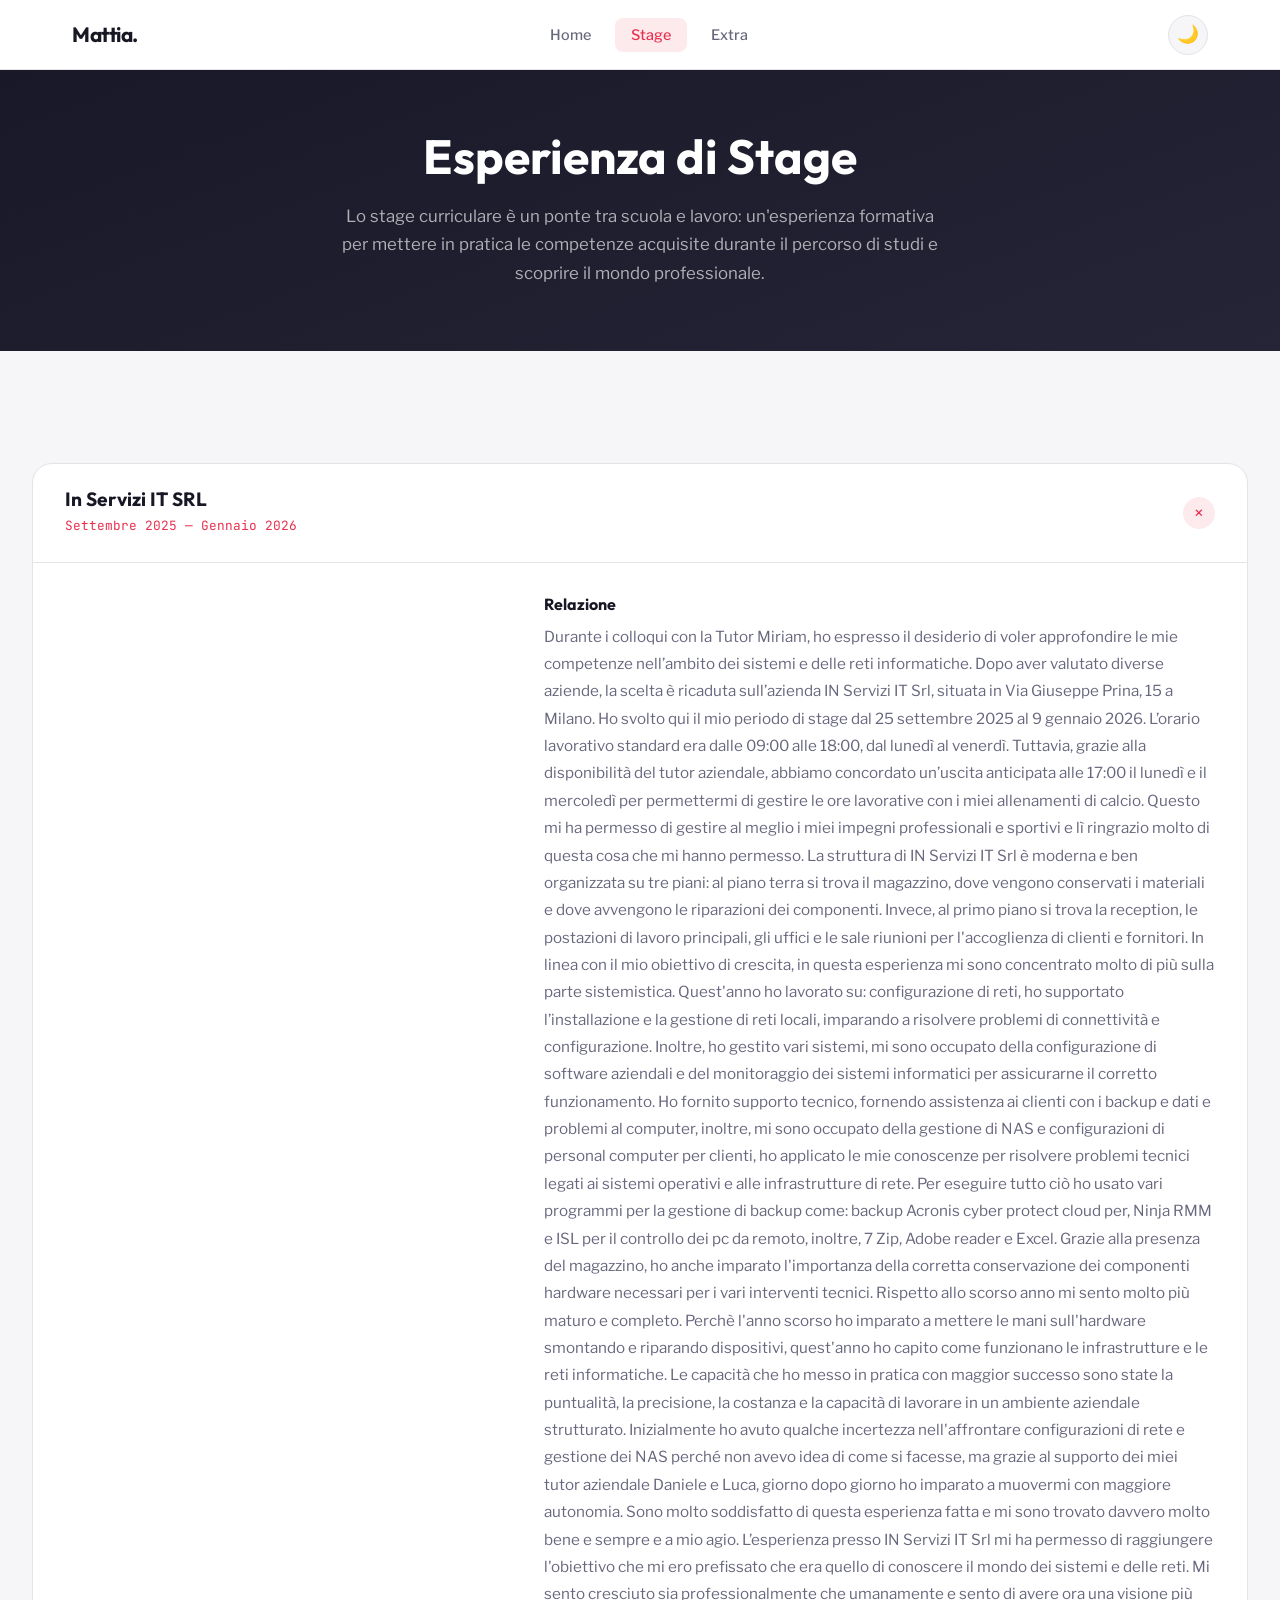
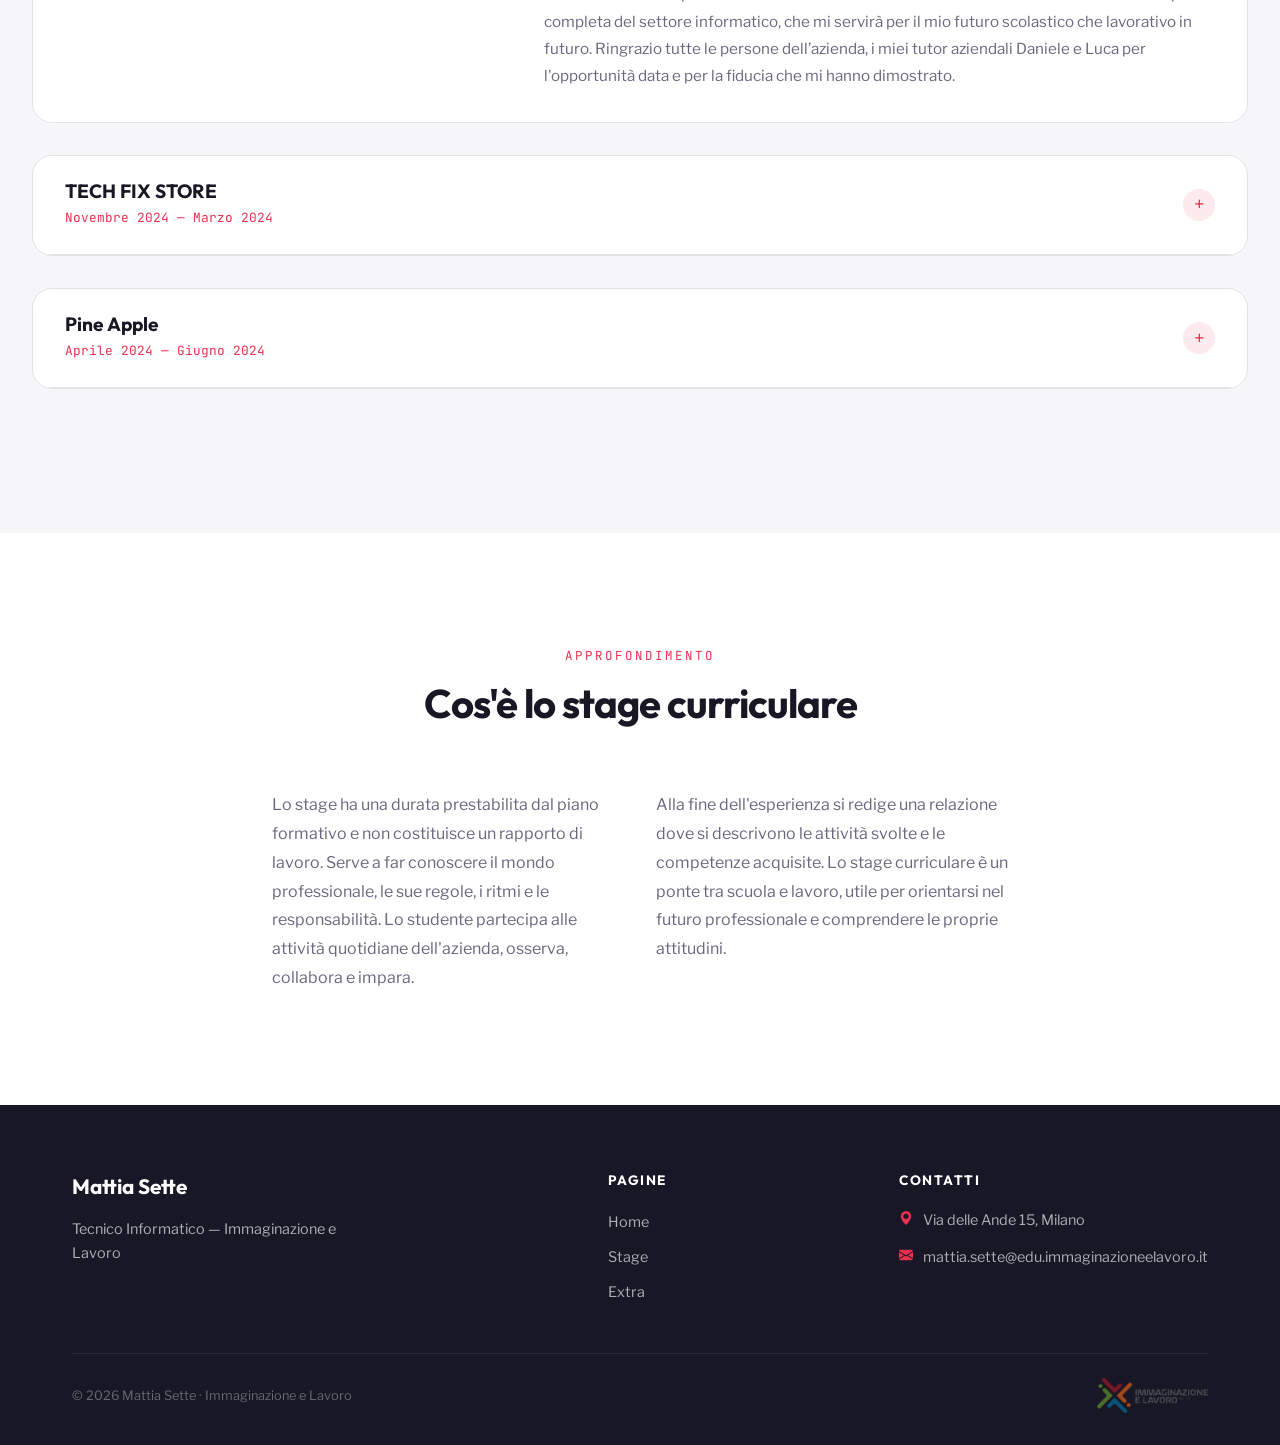
<file: stage.html>
<!DOCTYPE html>
<html lang="it" data-theme="default">
<head>
    <meta charset="UTF-8">
    <meta name="viewport" content="width=device-width, initial-scale=1.0">
    <title>Mattia Sette — Stage</title>

    <link rel="preconnect" href="https://fonts.googleapis.com">
    <link rel="preconnect" href="https://fonts.gstatic.com" crossorigin>
    <link href="https://fonts.googleapis.com/css2?family=Outfit:wght@400;500;600;700&family=Libre+Franklin:wght@400;500;600;700&family=JetBrains+Mono:wght@400;500&display=swap" rel="stylesheet">

    <link rel="stylesheet" href="./style.css">
</head>
<body>

    <!-- ====== NAVBAR ====== -->
    <nav class="site-nav">
        <div class="nav-inner">
            <a href="./index.html" class="nav-brand">Mattia.</a>
            <button class="nav-burger" id="navBurger" aria-label="Apri menu">
                <span></span><span></span><span></span>
            </button>
            <ul class="nav-links" id="navLinks">
                <li><a href="./index.html">Home</a></li>
                <li><a href="#" class="active">Stage</a></li>
                <li><a href="./extra.html">Extra</a></li>
            </ul>
            <button class="theme-toggle" id="themeToggle" aria-label="Cambia tema">🌙</button>
        </div>
    </nav>

    <!-- ====== PAGE HERO ====== -->
    <section class="page-hero">
        <div class="hero-pattern"></div>
        <div class="section-container">
            <h1 class="reveal">Esperienza di Stage</h1>
            <p class="hero-sub reveal reveal-delay-1">
                Lo stage curriculare è un ponte tra scuola e lavoro: un'esperienza formativa 
                per mettere in pratica le competenze acquisite durante il percorso di studi 
                e scoprire il mondo professionale.
            </p>
        </div>
    </section>

    <!-- ====== STAGE CARDS ====== -->
    <section class="section">
        <div class="section-container" style="max-width: 1400px;">

            <!-- MODIFICA: Stage 1 -->
            <div class="stage-card open reveal">
                <div class="stage-card-header">
                    <div>
                        <h3>In Servizi IT SRL</h3>
                        <span class="stage-date">Settembre 2025 — Gennaio 2026</span>
                    </div>
                    <div class="stage-card-toggle">+</div>
                </div>
                <div class="stage-card-body">
                    <div class="stage-grid">
                        <div class="stage-map-frame">
                            <!-- MODIFICA: embed Google Maps del tuo stage -->
                            <iframe src="https://www.google.com/maps/embed?pb=!1m18!1m12!1m3!1d2797.5042982459368!2d9.165801675760699!3d45.479788632399256!2m3!1f0!2f0!3f0!3m2!1i1024!2i768!4f13.1!3m3!1m2!1s0x4786c13f1ab1bed5%3A0x90b4720d4028827b!2sIN%20SERVIZI%20IT%20SRL!5e0!3m2!1sit!2sit!4v1777877813314!5m2!1sit!2sit" width="600" height="450" style="border:0;" allowfullscreen="" loading="lazy" referrerpolicy="no-referrer-when-downgrade"></iframe>
                        </div>
                        <div class="stage-relazione">
                            <!-- MODIFICA: scrivi la tua relazione di stage -->
                            <h4>Relazione</h4>
                            <p>
                                Durante i colloqui con la Tutor Miriam, ho espresso il desiderio di voler approfondire le mie competenze nell’ambito dei sistemi e delle reti informatiche. Dopo aver valutato diverse aziende, la scelta è ricaduta sull’azienda IN Servizi IT Srl, situata in Via Giuseppe Prina, 15 a Milano. Ho svolto qui il mio periodo di stage dal 25 settembre 2025 al 9 gennaio 2026. 

                                L’orario lavorativo standard era dalle 09:00 alle 18:00, dal lunedì al venerdì. Tuttavia, grazie alla disponibilità del tutor aziendale, abbiamo concordato un’uscita anticipata alle 17:00 il lunedì e il mercoledì per permettermi di gestire le ore lavorative con i miei allenamenti di calcio. Questo mi ha permesso di gestire al meglio i miei impegni professionali e sportivi e lì ringrazio molto di questa cosa che mi hanno permesso.
                                    La struttura di IN Servizi IT Srl è moderna e ben organizzata su tre piani: al piano terra si trova il magazzino, dove vengono conservati i materiali e dove avvengono le riparazioni dei componenti. Invece, al primo piano si trova la reception, le postazioni di lavoro principali, gli uffici e le sale riunioni per l'accoglienza di clienti e fornitori.
                                    In linea con il mio obiettivo di crescita, in questa esperienza mi sono concentrato molto di più sulla parte sistemistica. Quest'anno ho lavorato su: configurazione di reti, ho supportato l’installazione e la gestione di reti locali, imparando a risolvere problemi di connettività e configurazione. Inoltre, ho gestito vari sistemi, mi sono occupato della configurazione di software aziendali e del monitoraggio dei sistemi informatici per assicurarne il corretto funzionamento. Ho fornito supporto tecnico, fornendo assistenza ai clienti con i backup e dati e problemi al computer, inoltre, mi sono occupato della gestione di NAS e configurazioni di personal computer per clienti, ho applicato le mie conoscenze per risolvere problemi tecnici legati ai sistemi operativi e alle infrastrutture di rete. Per eseguire tutto ciò ho usato vari programmi per la gestione di backup come: backup Acronis cyber protect cloud per, Ninja RMM e ISL per il controllo dei pc da remoto, inoltre, 7 Zip, Adobe reader e Excel. Grazie alla presenza del magazzino, ho anche imparato l'importanza della corretta conservazione dei componenti hardware necessari per i vari interventi tecnici.

                                    Rispetto allo scorso anno mi sento molto più maturo e completo. Perchè l'anno scorso ho imparato a mettere le mani sull'hardware smontando e riparando dispositivi, quest'anno ho capito come funzionano le infrastrutture e le reti informatiche.
                                    Le capacità che ho messo in pratica con maggior successo sono state la puntualità, la precisione, la costanza e la capacità di lavorare in un ambiente aziendale strutturato. Inizialmente ho avuto qualche incertezza nell'affrontare configurazioni di rete e gestione dei NAS perché non avevo idea di come si facesse, ma grazie al supporto dei miei tutor aziendale Daniele e Luca, giorno dopo giorno ho imparato a muovermi con maggiore autonomia.

                                    Sono molto soddisfatto di questa esperienza fatta e mi sono trovato davvero molto bene e sempre e a mio agio. L’esperienza presso IN Servizi IT Srl mi ha permesso di raggiungere l'obiettivo che mi ero prefissato che era quello di conoscere il mondo dei sistemi e delle reti. Mi sento cresciuto sia professionalmente che umanamente e sento di avere ora una visione più completa del settore informatico, che mi servirà per il mio futuro scolastico che lavorativo in futuro. Ringrazio tutte le persone dell’azienda, i miei tutor aziendali Daniele e Luca per l'opportunità data e per la fiducia che mi hanno dimostrato.

                            </p>
                            
                        </div>
                    </div>
                </div>
            </div>

            <!-- MODIFICA: Stage 2 (duplica questo blocco per aggiungerne altri) -->
            <div class="stage-card reveal reveal-delay-1">
                <div class="stage-card-header">
                    <div>
                        <h3>TECH FIX STORE</h3>
                        <span class="stage-date">Novembre 2024 — Marzo 2024</span>
                    </div>
                    <div class="stage-card-toggle">+</div>
                </div>
                <div class="stage-card-body">
                    <div class="stage-grid">
                        <div class="stage-map-frame">
                            <!-- MODIFICA: mappa del secondo stage -->
                            <iframe src="https://www.google.com/maps/embed?pb=!1m18!1m12!1m3!1d2798.965807522578!2d9.191360275758973!3d45.45034513436382!2m3!1f0!2f0!3f0!3m2!1i1024!2i768!4f13.1!3m3!1m2!1s0x4786c5c078efeb71%3A0x26c6f8f95e869e20!2sTech%20Fix%20Store%20Riparazioni%20Milano%20Bligny%20Bocconi%20Porta%20Romana!5e0!3m2!1sit!2sit!4v1778576241935!5m2!1sit!2sit" width="600" height="450" style="border:0;" allowfullscreen="" loading="lazy" referrerpolicy="no-referrer-when-downgrade"></iframe>
                        </div>
                        <div class="stage-relazione">
                            <h4>Relazione</h4>
                            <p>Durante i colloqui con la tutor, in cui ho messo in evidenza la mia intenzione di imparare e approfondire le conoscenze hardware, lei mi ha proposto il negozio Tech Fix Store, dove ho svolto l’esperienza di stage dal 25 novembre 2024 all’08 marzo 2025, situato in Via Carlo Vittadini, 6 a Milano.
L’orario giornaliero era dalle 09:30 alle 19:00 dal lunedì al venerdì e il sabato dalle 09:30 alle 12:30 per un totale di 7,5 ore al giorno e 40,5 settimanali.
La struttura è moderna e funzionale, caratterizzata da due piani: il piano terra è riservato alla manutenzione di riparazioni varie, con postazione di lavoro, al ricevimento dei clienti, alla cassa e all’esposizione di accessori in vendita.
Al secondo piano è disponibile una postazione di lavoro con un personal computer e una zona riservata all'approvvigionamento dei componenti in attesa di riparazione e restituzione.
Tech Fix Store è un negozio che si occupa di assistenza e riparazioni di telefoni, tablet e computer e altri dispositivi elettronici, di qualsiasi marca e modello, vendita di ricondizionati e accessori, con personale e tecnici altamente qualificati, mettendo a disposizione del cliente la professionalità acquisita negli anni, utilizzando attrezzature e ricambi di alta qualità, garantendo un servizio rapido ed efficiente al miglior prezzo possibile.
Offre servizi di sostituzione di schermi rotti o danneggiati, sostituzione di batterie, tastiere e altri componenti danneggiati, assistenza per problemi software e trasferimento dati.
All’interno del negozio ci lavora Federico, il titolare del negozio.
Non era prevista una divisa specifica, ma per abituarmi a stare in un ambiente lavorativo e professionale, mi ha chiesto di presentarmi in negozio vestito in maniera abbastanza formale, con dei jeans e una felpa.
Il mio stage prevedeva rapporti con la clientela.
Ho avuto a che fare con una clientela di diverse età, giovane e anziana.
Ho partecipato in maniera molto attiva, lavorando spesso da solo, ma anche in team con Federico.
Ho avuto una varietà di mansioni da svolgere, inizialmente con lui e successivamente anche singolarmente, perché doveva insegnarmi a svolgere i lavori al meglio e per farlo, mi ha affidato dei dispositivi di riserva per farmi fare pratica.
Ho svolto una varietà di mansioni che mi hanno permesso di acquisire competenze pratiche e tecniche.
Ho smontato telefoni, tablet e computer di qualsiasi marca e modello per diagnosticare e riparare guasti hardware e software.
Ho sostituito componenti danneggiati, come schermi, batterie, fotocamere, altoparlanti e microfoni, connettori di carica, sensori di prossimità, motorini di vibrazione, pulsanti volume su e giù, accensione e tasto home e cavi di rete.
Ho installato e configurato periferiche, aggiornato firmware e driver, monitorato le prestazioni dei sistemi e fornito supporto IT, sia direttamente con il cliente che a distanza, tramite telefono e online.
Inoltre, mi sono occupato della gestione di reti e connessioni Wi-Fi, configurando e risolvendo problemi legati alla rete.
Ho gestito l'installazione e la configurazione di software, occupandomi degli aggiornamenti necessari.
Ho gestito l'amministrazione di database, incluso il backup e il trasferimento dei dati.
Mi sono occupato dell'ottimizzazione delle prestazioni dei dispositivi, migliorando la velocità di sistema.
Ho anche contribuito alla protezione dei dati aziendali e dei clienti, configurando antivirus e altre soluzioni di sicurezza.
Inoltre, ho imparato ad applicare pellicole di vario genere per qualsiasi marca e modello di telefoni e tablet.
Ho imparato ad utilizzare strumenti come set di cacciaviti e altri attrezzi tecnici.
Inoltre, ho utilizzato software come Gaveira e Thunderbird per gestire prenotazioni, comunicazioni interne e organizzare le attività lavorative al meglio.
Ho anche utilizzato vari siti per i fornitori per cercare componenti, confrontare prezzi e gestire ordini.
Durante il mio stage, le migliori capacità personali che ho messo in atto sono state presenza, puntualità, precisione e ordine, buona organizzazione e problem solving.
Ho dimostrato disponibilità e capacità di lavorare in team, mantenendo un buon rapporto con il datore di lavoro e rispettando i tempi di consegna.
Inoltre, ho sempre avuto un'alta attenzione ai dettagli e una buona comunicazione nelle varie attività da svolgere.
Ho avuto qualche difficoltà nel problem solving, in particolare quando si trattava di gestire problemi complessi che richiedevano soluzioni rapide, ma ho cercato sempre di affrontarli con impegno e imparando dai miei errori.
Voglio migliorare il problem solving e l'autonomia nelle decisioni, con l'obiettivo di diventare più sicuro e efficiente nel lavoro.
Ho acquisito competenze tecniche e professionali e sono soddisfatto.
Sono riuscito ad applicare le conoscenze teoriche acquisite a scuola con una certa frequenza.
La mia capacità di risolvere problemi pratici è stata buona, anche se ci sono stati alcuni momenti di difficoltà dove sono stato supportato al meglio dal mio datore di lavoro.
Nel rapporto con il datore di lavoro e i clienti, mi sono sentito sicuro fin da subito e ho raggiunto gli obiettivi prefissati, che erano quelli di imparare.
Infine, mi è stata insegnata la gestione della cassa, l’emissione di scontrini e fatture.
Tra le diverse attività gestite da Tech Fix Store c’è anche la gestione del punto poste-Amazon per la consegna e il ritiro dei beni ordinati da parte dei clienti tramite l’app Amazon Hub.
Rispetto allo stage dello scorso anno, mi sento cresciuto e abbastanza più sicuro di me, anche se gli argomenti trattati erano completamente diversi.
Lo scorso anno mi sono occupato di software, dove le capacità erano più intellettive, mentre quest’anno ho davvero imparato e messo in atto la parte fisica e manuale di strumenti elettronici, consentendomi così di poter diventare un buon professionista.
Il prossimo anno ho in mente di conoscere la parte sistemistica e reti, così da poter diventare un buon professionista informatico in più settori.
È stata una bellissima esperienza, sono molto soddisfatto di quello che ho imparato.
Mi sono trovato molto bene con Federico, lo ringrazio tanto per l’opportunità di stage che mi è stata data, che mi ha permesso di crescere sia professionalmente che umanamente.</p>
                        </div>
                    </div>
                </div>
            </div>
            <!-- MODIFICA: Stage 2 (duplica questo blocco per aggiungerne altri) -->
            <div class="stage-card reveal reveal-delay-1">
                <div class="stage-card-header">
                    <div>
                        <h3>Pine Apple</h3>
                        <span class="stage-date">Aprile 2024 — Giugno 2024</span>
                    </div>
                    <div class="stage-card-toggle">+</div>
                </div>
                <div class="stage-card-body">
                    <div class="stage-grid">
                        <div class="stage-map-frame">
                            <!-- MODIFICA: mappa del secondo stage -->
                            <iframe src="https://www.google.com/maps/embed?pb=!1m18!1m12!1m3!1d2795.457386425958!2d9.223513375763028!3d45.521000629647745!2m3!1f0!2f0!3f0!3m2!1i1024!2i768!4f13.1!3m3!1m2!1s0x4786c7680501eed7%3A0x76b3b88fa35b42bc!2sLa%20Casa%20dei%20Giochi!5e0!3m2!1sit!2sit!4v1778576976013!5m2!1sit!2sit" width="600" height="450" style="border:0;" allowfullscreen="" loading="lazy" referrerpolicy="no-referrer-when-downgrade"></iframe>
                        </div>
                        <div class="stage-relazione">
                            <h4>Relazione</h4>
                            <p>Ho svolto il primo periodo di stage dal 15 gennaio al 23 febbraio 2024 presso l’azienda Pine-Apple, situata presso la Casa dei Giochi in via Santa Guzzone 8.
La sede principale dell’azienda è situata a Ferrara.
La struttura è moderna e funzionale caratterizzata da stanze spaziose riservate ai dipendenti e agli stagisti.
La Pine-Apple è una società cooperativa di assistenza informatica con personale qualificato e con esperienza, mettendo a disposizione del cliente la professionalità acquisita negli anni.
Al territorio fornisce vari servizi tra cui assistenza hardware e software su computer, periferiche, stampanti, amministrazione di server e database, realizzazione reti WI-FI private e pubbliche, installazione e configurazione router ed altri dispositivi di rete, soluzioni per l'hospitality, sistemi di backup, centralini telefonici anche VOIP, assistenza su dispositivi mobili (es. smartphone, tablet) e recupero dati.
È suddivisa in più settori tra cui risorse umane, uffici di lavoro e operatività informatica.
All'interno dell’azienda lavorano varie persone, non era prevista una divisa specifica, ma per abituarci a stare in un ambiente lavorativo hanno chiesto di presentarsi in azienda vestiti in maniera abbastanza formale con dei jeans e con una felpa.
Il mio stage non prevedeva rapporti con la clientela.
Ho lavorato spesso in team con i miei colleghi ovvero compagni di classe quali Manuel, Ettore, Alessio, Jun Jie, Matteo e Lance.
Ho avuto una varietà di mansioni coinvolgenti da eseguire spesso in team, ma anche singolarmente.
Le mie responsabilità comprendevano una serie di “task”, così chiamate dal mio tutor aziendale Mattia Ceniti, eseguendo l'analisi dei dati.
Ho partecipato a molti progetti come presentazioni, inserire i dati su Excel, realizzazioni di loghi, smontaggio e rimontaggio hardware, la gestione dell'utenza in un'azienda, la realizzazione di progetti che continueremo nella seconda parte dello stage, insieme a task di problem solving.
Queste esperienze mi hanno fornito numerose conoscenze pratiche, molto utili per le esperienze future nel mondo professionale.
Lo stage ha avuto la durata di 240 ore dal mese di gennaio al mese di febbraio, l’orario giornaliero era dalle 9.30 alle 18.30 per un totale di 40 ore settimanali.
Insieme alla tutor abbiamo valutato varie aziende del settore e abbiamo deciso che quella migliore era la Pine-Apple.
Ho utilizzato come strumenti e attrezzature il computer e il set di cacciaviti.
Ho partecipato in maniera attiva, ho svolto compiti in autonomia anche se quando avevo un dubbio o un problema mi aiutavano a risolverlo.
Ho migliorato le capacità di collaborare con il mio team di lavoro e la comunicazione con le persone adulte.
Le competenze adottate sono state la conoscenza dei componenti hardware, strutturare al meglio le presentazioni e gestire l’utenza di un’azienda.
I miei tutor aziendali Irene, Maurizio, Enrico e Mattia mi hanno seguito e supportato sempre durante lo stage.
L’esperienza dello stage è stata una bellissima esperienza, sono molto soddisfatto e certo di questa esperienza che ho fatto.
Ci sono stati tanti aspetti positivi perché fin da subito mi sono trovato bene con tutti, è stato interessante e avvincente imparare cose nuove.
Da questa esperienza credo di aver appreso, oltre agli argomenti che abbiamo affrontato, la comunicazione con le persone adulte e con il team di lavoro.
Sono stato sempre puntuale e collaborativo.
Ho scoperto che le mie potenzialità sono lavorare in gruppo e comunicare in maniera chiara con le persone.
Di me posso migliorare osservando meglio il lavoro di chi ha maggior esperienza di me e imparare dagli errori senza scoraggiarmi tanto per acquisire sempre maggiore sicurezza e migliore preparazione nel campo informatico.
È stata una bellissima esperienza che spero di rifare, ringrazio tutto il team di Pine-Apple per l'accoglienza data, il sostegno e l'opportunità di poter imparare.</p>
                        </div>
                    </div>
                </div>
            </div>
        </div>
        </div>
    </section>

    <!-- ====== COS'È UNO STAGE (sezione di approfondimento) ====== -->
    <section class="section section-alt">
        <div class="section-container" style="max-width: 800px;">
            <div class="section-header center reveal">
                <span class="section-label">Approfondimento</span>
                <h2 class="section-title">Cos'è lo stage curriculare</h2>
            </div>
            <div class="reveal" style="display: grid; grid-template-columns: 1fr 1fr; gap: 2rem;">
                <div>
                    <p style="color: var(--text-secondary); line-height: 1.8;">
                        Lo stage ha una durata prestabilita dal piano formativo e non costituisce 
                        un rapporto di lavoro. Serve a far conoscere il mondo professionale, le sue 
                        regole, i ritmi e le responsabilità. Lo studente partecipa alle attività 
                        quotidiane dell'azienda, osserva, collabora e impara.
                    </p>
                </div>
                <div>
                    <p style="color: var(--text-secondary); line-height: 1.8;">
                        Alla fine dell'esperienza si redige una relazione dove si descrivono le 
                        attività svolte e le competenze acquisite. Lo stage curriculare è un ponte 
                        tra scuola e lavoro, utile per orientarsi nel futuro professionale e comprendere 
                        le proprie attitudini.
                    </p>
                </div>
            </div>
        </div>
    </section>

    <!-- ====== FOOTER ====== -->
    <footer class="site-footer">
        <div class="section-container">
            <div class="footer-grid">
                <div>
                    <p class="footer-brand">Mattia Sette</p>
                    <p class="footer-desc">Tecnico Informatico — Immaginazione e Lavoro</p>
                </div>
                <div>
                    <p class="footer-heading">Pagine</p>
                    <ul class="footer-links">
                        <li><a href="../index.html">Home</a></li>
                        <li><a href="#">Stage</a></li>
                        <li><a href="./extra.html">Extra</a></li>
                    </ul>
                </div>
                <div>
                    <p class="footer-heading">Contatti</p>
                    <div class="footer-contact-item">
                        <svg xmlns="http://www.w3.org/2000/svg" width="14" height="14" fill="currentColor" viewBox="0 0 16 16"><path d="M8 16s6-5.686 6-10A6 6 0 0 0 2 6c0 4.314 6 10 6 10m0-7a3 3 0 1 1 0-6 3 3 0 0 1 0 6"/></svg>
                        <span>Via delle Ande 15, Milano</span>
                    </div>
                    <div class="footer-contact-item">
                        <svg xmlns="http://www.w3.org/2000/svg" width="14" height="14" fill="currentColor" viewBox="0 0 16 16"><path d="M.05 3.555A2 2 0 0 1 2 2h12a2 2 0 0 1 1.95 1.555L8 8.414zM0 4.697v7.104l5.803-3.558zM6.761 8.83l-6.57 4.027A2 2 0 0 0 2 14h12a2 2 0 0 0 1.808-1.144l-6.57-4.027L8 9.586zm3.436-.586L16 11.801V4.697z"/></svg>
                        <span>mattia.sette@edu.immaginazioneelavoro.it</span>
                    </div>
                </div>
            </div>
            <div class="footer-bottom">
                <span class="footer-copy">© 2026 Mattia Sette · Immaginazione e Lavoro</span>
                <img src="./img/Logo immaginazione e lavoro.webp" class="footer-logo" alt="Logo scuola">
            </div>
        </div>
    </footer>

    <script src="./script.js"></script>
</body>
</html>
</file>
<file: style.css>
/* ============================================================
   TEMPLATE SITO PERSONALE - QUARTA INFORMATICA
   ============================================================
   
   COME PERSONALIZZARE:
   
   1. SCEGLI UN TEMA
      Cambia data-theme="default" nel tag <html> di ogni pagina.
      Temi disponibili: default, ocean, sunset, forest, lavender, mono
   
   2. DARK MODE
      Il bottone in navbar attiva/disattiva la dark mode.
      Funziona automaticamente con tutti i temi.
   
   3. COLORI CUSTOM
      Se vuoi un colore tutto tuo, modifica le variabili in
      [data-theme="default"] qui sotto.
   
   4. FONT
      Cambia il link Google Fonts nell'HTML e aggiorna
      --font-display e --font-body qui sotto.
   
   5. ANIMAZIONI
      Ogni elemento con classe .reveal si anima allo scroll.
      Aggiungi .reveal-delay-1, .reveal-delay-2, ecc. per ritardi.
   
   ============================================================ */

/* === TEMI PRECONFIGURATI === */
/* Cambia data-theme="" nel tag <html> per switchare tema */

[data-theme="default"] {
    --hue: 240;
    --accent-h: 350;
    --accent-s: 80%;
    --accent-l: 55%;
}

[data-theme="ocean"] {
    --hue: 200;
    --accent-h: 175;
    --accent-s: 70%;
    --accent-l: 45%;
}

[data-theme="sunset"] {
    --hue: 25;
    --accent-h: 15;
    --accent-s: 85%;
    --accent-l: 55%;
}

[data-theme="forest"] {
    --hue: 150;
    --accent-h: 145;
    --accent-s: 55%;
    --accent-l: 40%;
}

[data-theme="lavender"] {
    --hue: 270;
    --accent-h: 280;
    --accent-s: 60%;
    --accent-l: 55%;
}

[data-theme="mono"] {
    --hue: 0;
    --accent-h: 0;
    --accent-s: 0%;
    --accent-l: 25%;
}

/* === SISTEMA COLORI (generato da variabili) === */
:root {
    /* Font */
    --font-display: 'Outfit', sans-serif;
    --font-body: 'Libre Franklin', sans-serif;
    --font-mono: 'JetBrains Mono', monospace;
    
    /* Sizing */
    --radius-sm: 8px;
    --radius-md: 14px;
    --radius-lg: 20px;
    --radius-full: 100px;
    
    /* Transitions */
    --ease-out: cubic-bezier(0.16, 1, 0.3, 1);
    --ease-spring: cubic-bezier(0.34, 1.56, 0.64, 1);
    --duration-fast: 0.2s;
    --duration-normal: 0.4s;
    --duration-slow: 0.7s;
    
    /* Navbar height */
    --nav-height: 70px;
}

/* Light mode (default) */
html:not([data-dark]) {
    --bg-primary: hsl(var(--hue), 15%, 97%);
    --bg-secondary: #ffffff;
    --bg-elevated: #ffffff;
    --bg-hero: hsl(var(--hue), 25%, 12%);
    --bg-hero-2: hsl(var(--hue), 20%, 18%);
    
    --text-primary: hsl(var(--hue), 20%, 12%);
    --text-secondary: hsl(var(--hue), 10%, 45%);
    --text-tertiary: hsl(var(--hue), 8%, 60%);
    --text-on-dark: #ffffff;
    --text-on-dark-muted: rgba(255,255,255,0.65);
    
    --border-light: hsl(var(--hue), 10%, 90%);
    --border-medium: hsl(var(--hue), 10%, 85%);
    
    --shadow-sm: 0 2px 8px rgba(0,0,0,0.04);
    --shadow-md: 0 8px 30px rgba(0,0,0,0.06);
    --shadow-lg: 0 20px 60px rgba(0,0,0,0.08);
    --shadow-accent: 0 8px 30px hsla(var(--accent-h), var(--accent-s), var(--accent-l), 0.25);
}

/* Dark mode */
html[data-dark] {
    --bg-primary: hsl(var(--hue), 15%, 8%);
    --bg-secondary: hsl(var(--hue), 12%, 12%);
    --bg-elevated: hsl(var(--hue), 12%, 15%);
    --bg-hero: hsl(var(--hue), 20%, 5%);
    --bg-hero-2: hsl(var(--hue), 15%, 10%);
    
    --text-primary: hsl(var(--hue), 10%, 92%);
    --text-secondary: hsl(var(--hue), 8%, 60%);
    --text-tertiary: hsl(var(--hue), 6%, 45%);
    --text-on-dark: #ffffff;
    --text-on-dark-muted: rgba(255,255,255,0.55);
    
    --border-light: hsl(var(--hue), 10%, 18%);
    --border-medium: hsl(var(--hue), 10%, 22%);
    
    --shadow-sm: 0 2px 8px rgba(0,0,0,0.2);
    --shadow-md: 0 8px 30px rgba(0,0,0,0.3);
    --shadow-lg: 0 20px 60px rgba(0,0,0,0.4);
    --shadow-accent: 0 8px 30px hsla(var(--accent-h), var(--accent-s), var(--accent-l), 0.2);
}

/* Accent color (uguale in light e dark) */
html {
    --accent: hsl(var(--accent-h), var(--accent-s), var(--accent-l));
    --accent-hover: hsl(var(--accent-h), var(--accent-s), calc(var(--accent-l) - 8%));
    --accent-soft: hsla(var(--accent-h), var(--accent-s), var(--accent-l), 0.1);
    --accent-medium: hsla(var(--accent-h), var(--accent-s), var(--accent-l), 0.2);
}

/* === RESET & BASE === */
*, *::before, *::after {
    margin: 0;
    padding: 0;
    box-sizing: border-box;
}

html {
    scroll-behavior: smooth;
}

body {
    font-family: var(--font-body);
    color: var(--text-primary);
    background-color: var(--bg-primary);
    line-height: 1.7;
    transition: background-color var(--duration-normal) var(--ease-out),
                color var(--duration-normal) var(--ease-out);
    -webkit-font-smoothing: antialiased;
}

h1, h2, h3, h4, h5, h6 {
    font-family: var(--font-display);
    font-weight: 700;
    color: var(--text-primary);
    line-height: 1.2;
}

a {
    color: var(--accent);
    text-decoration: none;
    transition: color var(--duration-fast);
}

a:hover {
    color: var(--accent-hover);
}

img {
    max-width: 100%;
    display: block;
}

/* === NAVBAR === */
.site-nav {
    position: fixed;
    top: 0;
    left: 0;
    right: 0;
    height: var(--nav-height);
    background: var(--bg-secondary);
    border-bottom: 1px solid var(--border-light);
    z-index: 1000;
    display: flex;
    align-items: center;
    transition: background var(--duration-normal) var(--ease-out),
                border-color var(--duration-normal) var(--ease-out),
                box-shadow var(--duration-normal) var(--ease-out);
}

.site-nav.scrolled {
    box-shadow: var(--shadow-sm);
}

.nav-inner {
    width: 100%;
    max-width: 1200px;
    margin: 0 auto;
    padding: 0 2rem;
    display: flex;
    align-items: center;
    justify-content: space-between;
}

.nav-brand {
    font-family: var(--font-display);
    font-weight: 700;
    font-size: 1.3rem;
    color: var(--text-primary);
    text-decoration: none;
    letter-spacing: -0.5px;
}

.nav-links {
    display: flex;
    align-items: center;
    gap: 0.5rem;
    list-style: none;
}

.nav-links a {
    font-family: var(--font-body);
    font-weight: 500;
    font-size: 0.9rem;
    color: var(--text-secondary);
    padding: 0.5rem 1rem;
    border-radius: var(--radius-sm);
    text-decoration: none;
    transition: all var(--duration-fast);
}

.nav-links a:hover,
.nav-links a.active {
    color: var(--accent);
    background: var(--accent-soft);
}

/* Dark mode toggle */
.theme-toggle {
    width: 40px;
    height: 40px;
    border-radius: 50%;
    border: 1px solid var(--border-light);
    background: var(--bg-primary);
    cursor: pointer;
    display: flex;
    align-items: center;
    justify-content: center;
    font-size: 1.1rem;
    transition: all var(--duration-fast);
    margin-left: 0.5rem;
    color: var(--text-secondary);
}

.theme-toggle:hover {
    border-color: var(--accent);
    color: var(--accent);
    transform: rotate(20deg);
}

/* Mobile nav */
.nav-burger {
    display: none;
    flex-direction: column;
    gap: 5px;
    cursor: pointer;
    background: none;
    border: none;
    padding: 5px;
}

.nav-burger span {
    width: 22px;
    height: 2px;
    background: var(--text-primary);
    border-radius: 2px;
    transition: all var(--duration-fast);
}

/* === HERO === */
.hero {
    min-height: 100vh;
    display: flex;
    align-items: center;
    justify-content: center;
    text-align: center;
    background: linear-gradient(160deg, var(--bg-hero) 0%, var(--bg-hero-2) 100%);
    position: relative;
    overflow: hidden;
    padding-top: var(--nav-height);
}

/* Pattern decorativo sullo sfondo dell'hero */
.hero-pattern {
    position: absolute;
    inset: 0;
    opacity: 0.04;
    background-image: 
        radial-gradient(circle at 20% 50%, var(--accent) 1px, transparent 1px),
        radial-gradient(circle at 80% 20%, var(--accent) 1px, transparent 1px),
        radial-gradient(circle at 60% 80%, var(--accent) 1px, transparent 1px);
    background-size: 80px 80px, 60px 60px, 100px 100px;
}

/* Cerchi decorativi */
.hero-blob {
    position: absolute;
    border-radius: 50%;
    filter: blur(80px);
    opacity: 0.15;
}

.hero-blob-1 {
    width: 500px;
    height: 500px;
    background: var(--accent);
    top: -15%;
    right: -10%;
}

.hero-blob-2 {
    width: 350px;
    height: 350px;
    background: hsl(var(--hue), 50%, 50%);
    bottom: -10%;
    left: -5%;
}

.hero-content {
    position: relative;
    z-index: 1;
    padding: 2rem;
}

.hero-label {
    display: inline-block;
    font-family: var(--font-mono);
    font-size: 0.8rem;
    letter-spacing: 2px;
    text-transform: uppercase;
    color: var(--accent);
    background: var(--accent-soft);
    padding: 0.4rem 1.2rem;
    border-radius: var(--radius-full);
    margin-bottom: 1.5rem;
}

.hero h1 {
    font-size: clamp(2.5rem, 6vw, 4.5rem);
    color: var(--text-on-dark);
    letter-spacing: -2px;
    margin-bottom: 0.8rem;
}

.hero .hero-sub {
    font-size: clamp(1rem, 2vw, 1.3rem);
    color: var(--text-on-dark-muted);
    font-weight: 400;
    max-width: 500px;
    margin: 0 auto;
}

.hero-cta {
    margin-top: 2.5rem;
    display: flex;
    gap: 1rem;
    justify-content: center;
    flex-wrap: wrap;
}

/* === BOTTONI === */
.btn-primary-custom {
    display: inline-flex;
    align-items: center;
    gap: 0.5rem;
    padding: 0.85rem 2rem;
    background: var(--accent);
    color: #fff;
    border: none;
    border-radius: var(--radius-full);
    font-family: var(--font-body);
    font-weight: 600;
    font-size: 0.95rem;
    cursor: pointer;
    text-decoration: none;
    transition: all var(--duration-fast) var(--ease-out);
}

.btn-primary-custom:hover {
    background: var(--accent-hover);
    color: #fff;
    transform: translateY(-2px);
    box-shadow: var(--shadow-accent);
}

.btn-outline-custom {
    display: inline-flex;
    align-items: center;
    gap: 0.5rem;
    padding: 0.85rem 2rem;
    background: transparent;
    color: var(--text-on-dark);
    border: 1px solid rgba(255,255,255,0.25);
    border-radius: var(--radius-full);
    font-family: var(--font-body);
    font-weight: 600;
    font-size: 0.95rem;
    cursor: pointer;
    text-decoration: none;
    transition: all var(--duration-fast) var(--ease-out);
}

.btn-outline-custom:hover {
    background: rgba(255,255,255,0.1);
    color: #fff;
    border-color: rgba(255,255,255,0.5);
}

/* Variante per sfondi chiari */
.btn-outline-light {
    color: var(--text-primary);
    border-color: var(--border-medium);
}

.btn-outline-light:hover {
    color: var(--accent);
    border-color: var(--accent);
    background: var(--accent-soft);
}

/* === SEZIONI === */
.section {
    padding: 7rem 0;
}

.section-alt {
    background: var(--bg-secondary);
}

.section-container {
    max-width: 1200px;
    margin: 0 auto;
    padding: 0 2rem;
}

.section-header {
    margin-bottom: 4rem;
}

.section-label {
    font-family: var(--font-mono);
    font-size: 0.78rem;
    text-transform: uppercase;
    letter-spacing: 3px;
    color: var(--accent);
    margin-bottom: 0.8rem;
    display: block;
}

.section-title {
    font-size: clamp(1.8rem, 3.5vw, 2.5rem);
    letter-spacing: -1px;
    margin-bottom: 0.5rem;
}

.section-desc {
    font-size: 1.05rem;
    color: var(--text-secondary);
    max-width: 550px;
}

/* Centrato */
.section-header.center {
    text-align: center;
}

.section-header.center .section-desc {
    margin: 0 auto;
}

/* === BIO === */
.bio-grid {
    display: grid;
    grid-template-columns: 1fr 1fr;
    gap: 5rem;
    align-items: center;
}

.bio-image {
    position: relative;
}

.bio-image-frame {
    width: 100%;
    aspect-ratio: 4/5;
    border-radius: var(--radius-lg);
    overflow: hidden;
    box-shadow: var(--shadow-lg);
    position: relative;
}

.bio-image-frame img {
    width: 100%;
    height: 100%;
    object-fit: cover;
}

/* Decorazione immagine - quadrato accent */
.bio-image::after {
    content: '';
    position: absolute;
    width: 100px;
    height: 100px;
    border: 3px solid var(--accent);
    border-radius: var(--radius-md);
    bottom: -20px;
    right: -20px;
    z-index: -1;
    opacity: 0.5;
}

.bio-text-area p {
    font-size: 1.05rem;
    color: var(--text-secondary);
    margin-bottom: 1.5rem;
    line-height: 1.8;
}

/* Info pills nella bio */
.bio-pills {
    display: flex;
    flex-wrap: wrap;
    gap: 0.6rem;
    margin-top: 1.5rem;
}

.bio-pill {
    display: inline-flex;
    align-items: center;
    gap: 0.4rem;
    padding: 0.4rem 1rem;
    background: var(--accent-soft);
    color: var(--accent);
    border-radius: var(--radius-full);
    font-size: 0.85rem;
    font-weight: 600;
}

/* === PASSIONI (Grid) === */
.passions-grid {
    display: grid;
    grid-template-columns: repeat(auto-fit, minmax(300px, 1fr));
    gap: 2rem;
}

.passion-card {
    background: var(--bg-elevated);
    border: 1px solid var(--border-light);
    border-radius: var(--radius-md);
    overflow: hidden;
    transition: transform var(--duration-normal) var(--ease-spring),
                box-shadow var(--duration-normal) var(--ease-out);
}

.passion-card:hover {
    transform: translateY(-8px);
    box-shadow: var(--shadow-md);
}

.passion-card-img {
    height: 220px;
 
    overflow: hidden;
}

.passion-card-img img {
    width: 100%;
    height: 100%;
    object-fit: cover;
    transition: transform var(--duration-slow) var(--ease-out);
}

.passion-card:hover .passion-card-img img {
    transform: scale(1.05);
}

.passion-card-body {
    padding: 1.5rem;
}

.passion-card-tag {
    font-family: var(--font-mono);
    font-size: 0.72rem;
    text-transform: uppercase;
    letter-spacing: 1.5px;
    color: var(--accent);
    margin-bottom: 0.6rem;
    display: block;
}

.passion-card-body h3 {
    font-size: 1.2rem;
    margin-bottom: 0.5rem;
}

.passion-card-body p {
    font-size: 0.92rem;
    color: var(--text-secondary);
}

/* === CV === */
.cv-paper {
    background: var(--bg-elevated);
    border: 1px solid var(--border-light);
    border-radius: var(--radius-lg);
    padding: clamp(2rem, 4vw, 3.5rem);
    max-width: 850px;
    margin: 0 auto;
    box-shadow: var(--shadow-md);
    transition: background var(--duration-normal), border-color var(--duration-normal);
}

.cv-header {
    display: flex;
    justify-content: space-between;
    align-items: flex-start;
    flex-wrap: wrap;
    gap: 1rem;
    margin-bottom: 2rem;
    padding-bottom: 2rem;
    border-bottom: 2px solid var(--border-light);
}

.cv-name {
    font-size: 2rem;
    letter-spacing: -1px;
}

.cv-role {
    color: var(--accent);
    font-weight: 500;
    font-size: 1.1rem;
}

.cv-contact-mini {
    display: flex;
    flex-direction: column;
    gap: 0.3rem;
    font-size: 0.85rem;
    color: var(--text-secondary);
    text-align: right;
}

.cv-section-title {
    font-family: var(--font-mono);
    font-size: 0.75rem;
    text-transform: uppercase;
    letter-spacing: 3px;
    color: var(--accent);
    margin-top: 2rem;
    margin-bottom: 1.2rem;
    display: flex;
    align-items: center;
    gap: 1rem;
}

.cv-section-title::after {
    content: '';
    flex: 1;
    height: 1px;
    background: var(--border-light);
}

.cv-entry {
    margin-bottom: 1.8rem;
    padding-left: 1rem;
    border-left: 2px solid var(--border-light);
    transition: border-color var(--duration-fast);
}

.cv-entry:hover {
    border-left-color: var(--accent);
}

.cv-entry-title {
    font-weight: 700;
    font-size: 1rem;
    color: var(--text-primary);
}

.cv-entry-place {
    color: var(--text-secondary);
    font-size: 0.95rem;
}

.cv-entry-date {
    font-family: var(--font-mono);
    font-size: 0.8rem;
    color: var(--accent);
    margin-top: 0.2rem;
    display: block;
}

.cv-entry-desc {
    color: var(--text-secondary);
    font-size: 0.92rem;
    margin-top: 0.3rem;
}

/* Lingue con barre */
.cv-lang {
    display: flex;
    align-items: center;
    justify-content: space-between;
    padding: 0.7rem 0;
    border-bottom: 1px solid var(--border-light);
}

.cv-lang:last-child {
    border-bottom: none;
}

.cv-lang-name {
    font-weight: 600;
    font-size: 0.95rem;
}

.cv-lang-level {
    display: flex;
    align-items: center;
    gap: 0.6rem;
}

.cv-lang-bar {
    width: 80px;
    height: 4px;
    background: var(--border-light);
    border-radius: 4px;
    overflow: hidden;
}

.cv-lang-bar-fill {
    height: 100%;
    background: var(--accent);
    border-radius: 4px;
    transition: width var(--duration-slow) var(--ease-out);
}

.cv-lang-label {
    font-size: 0.82rem;
    color: var(--text-tertiary);
    min-width: 80px;
    text-align: right;
}

/* === PAGINA STAGE === */
.page-hero {
    padding: 8rem 0 4rem;
    background: linear-gradient(160deg, var(--bg-hero) 0%, var(--bg-hero-2) 100%);
    text-align: center;
    position: relative;
    overflow: hidden;
}

.page-hero .hero-pattern {
    position: absolute;
    inset: 0;
    opacity: 0.03;
    background-image: 
        radial-gradient(circle at 20% 50%, var(--accent) 1px, transparent 1px);
    background-size: 60px 60px;
}

.page-hero h1 {
    font-size: clamp(2rem, 4vw, 3rem);
    color: var(--text-on-dark);
    position: relative;
}

.page-hero .hero-sub {
    color: var(--text-on-dark-muted);
    font-size: 1.05rem;
    max-width: 600px;
    margin: 1rem auto 0;
    position: relative;
}

/* Stage cards (alternativa all'accordion) */
.stage-card {
    background: var(--bg-elevated);
    border: 1px solid var(--border-light);
    border-radius: var(--radius-lg);
    overflow: hidden;
    margin-bottom: 2rem;
    transition: box-shadow var(--duration-normal);
}

.stage-card:hover {
    box-shadow: var(--shadow-md);
}

.stage-card-header {
    padding: 1.5rem 2rem;
    border-bottom: 1px solid var(--border-light);
    display: flex;
    align-items: center;
    justify-content: space-between;
    cursor: pointer;
    transition: background var(--duration-fast);
}

.stage-card-header:hover {
    background: var(--accent-soft);
}

.stage-card-header h3 {
    font-size: 1.2rem;
    margin: 0;
}

.stage-card-header .stage-date {
    font-family: var(--font-mono);
    font-size: 0.8rem;
    color: var(--accent);
}

.stage-card-toggle {
    width: 32px;
    height: 32px;
    border-radius: 50%;
    background: var(--accent-soft);
    display: flex;
    align-items: center;
    justify-content: center;
    transition: transform var(--duration-fast);
    color: var(--accent);
    font-size: 1.2rem;
}

.stage-card.open .stage-card-toggle {
    transform: rotate(45deg);
}

.stage-card-body {
    padding: 0 2rem;
    max-height: 0;
    overflow: hidden;
    transition: max-height var(--duration-slow) var(--ease-out),
                padding var(--duration-normal);
}

.stage-card.open .stage-card-body {
    padding: 2rem;
    max-height: 2000px;
}

.stage-grid {
    display: grid;
    grid-template-columns: 2fr 3fr;
    gap: 2rem;
    align-items: start;
}

.stage-map-frame {
    border-radius: var(--radius-md);
    overflow: hidden;
    aspect-ratio: 4/3;
}

.stage-map-frame iframe {
    width: 100%;
    height: 100%;
    border: none;
}

.stage-relazione {
    font-size: 0.95rem;
    color: var(--text-secondary);
    line-height: 1.8;
}

.stage-relazione h4 {
    font-size: 1rem;
    margin-bottom: 0.5rem;
}

/* === EXTRA PAGE === */
.presenze-card {
    background: var(--bg-elevated);
    border: 1px solid var(--border-light);
    border-radius: var(--radius-lg);
    padding: 2.5rem;
    box-shadow: var(--shadow-sm);
    max-width: 500px;
    margin: 0 auto;
}

.presenze-card label {
    font-weight: 600;
    color: var(--text-primary);
    display: block;
    margin-bottom: 0.5rem;
    font-size: 0.9rem;
}

.presenze-input {
    display: flex;
    gap: 0.8rem;
    align-items: flex-end;
}

.presenze-card input[type="number"] {
    width: 120px;
    padding: 0.65rem 1rem;
    border: 1px solid var(--border-medium);
    border-radius: var(--radius-sm);
    font-family: var(--font-mono);
    font-size: 1rem;
    background: var(--bg-primary);
    color: var(--text-primary);
    transition: border-color var(--duration-fast);
}

.presenze-card input[type="number"]:focus {
    outline: none;
    border-color: var(--accent);
    box-shadow: 0 0 0 3px var(--accent-soft);
}

.btn-calcola {
    padding: 0.65rem 1.5rem;
    background: var(--accent);
    color: #fff;
    border: none;
    border-radius: var(--radius-sm);
    font-family: var(--font-body);
    font-weight: 600;
    cursor: pointer;
    transition: background var(--duration-fast);
}

.btn-calcola:hover {
    background: var(--accent-hover);
}

.progress-wrap {
    margin-top: 1.5rem;
}

.progress-bar-bg {
    height: 10px;
    background: var(--border-light);
    border-radius: var(--radius-full);
    overflow: hidden;
}

.progress-bar-fill {
    height: 100%;
    background: var(--accent);
    border-radius: var(--radius-full);
    transition: width var(--duration-slow) var(--ease-out);
    width: 100%;
}

.progress-label {
    font-family: var(--font-mono);
    font-size: 0.82rem;
    color: var(--text-tertiary);
    margin-top: 0.5rem;
}

/* Sezione gallery / contenuto libero */
.gallery-grid {
    display: grid;
    grid-template-columns: repeat(auto-fill, minmax(250px, 1fr));
    gap: 1rem;
}

.gallery-item {
    aspect-ratio: 1;
    border-radius: var(--radius-md);
    overflow: hidden;
    cursor: pointer;
    position: relative;
}

.gallery-item img {
    width: 100%;
    height: 100%;
    object-fit: cover;
    transition: transform var(--duration-slow) var(--ease-out);
}

.gallery-item:hover img {
    transform: scale(1.08);
}

.gallery-item-overlay {
    position: absolute;
    inset: 0;
    background: linear-gradient(transparent 50%, rgba(0,0,0,0.6));
    opacity: 0;
    transition: opacity var(--duration-fast);
    display: flex;
    align-items: flex-end;
    padding: 1rem;
}

.gallery-item:hover .gallery-item-overlay {
    opacity: 1;
}

.gallery-item-overlay span {
    color: #fff;
    font-weight: 600;
    font-size: 0.9rem;
}

/* === FOOTER === */
.site-footer {
    background: var(--bg-hero);
    color: var(--text-on-dark-muted);
    padding: 4rem 0 2rem;
}

.footer-grid {
    display: grid;
    grid-template-columns: 2fr 1fr 1fr;
    gap: 3rem;
    margin-bottom: 3rem;
}

.footer-brand {
    font-family: var(--font-display);
    font-size: 1.3rem;
    font-weight: 700;
    color: var(--text-on-dark);
    margin-bottom: 0.8rem;
}

.footer-desc {
    font-size: 0.9rem;
    line-height: 1.7;
    max-width: 300px;
}

.footer-heading {
    font-family: var(--font-display);
    font-size: 0.85rem;
    font-weight: 700;
    text-transform: uppercase;
    letter-spacing: 1.5px;
    color: var(--text-on-dark);
    margin-bottom: 1rem;
}

.footer-links {
    list-style: none;
    display: flex;
    flex-direction: column;
    gap: 0.5rem;
}

.footer-links a {
    color: var(--text-on-dark-muted);
    font-size: 0.9rem;
    transition: color var(--duration-fast);
}

.footer-links a:hover {
    color: var(--accent);
}

.footer-contact-item {
    display: flex;
    align-items: flex-start;
    gap: 0.6rem;
    margin-bottom: 0.8rem;
    font-size: 0.9rem;
}

.footer-contact-item svg {
    flex-shrink: 0;
    margin-top: 3px;
    color: var(--accent);
}

.footer-bottom {
    border-top: 1px solid rgba(255,255,255,0.08);
    padding-top: 1.5rem;
    display: flex;
    justify-content: space-between;
    align-items: center;
    flex-wrap: wrap;
    gap: 1rem;
}

.footer-copy {
    font-size: 0.8rem;
    color: rgba(255,255,255,0.35);
}

.footer-logo {
    height: 35px;
    opacity: 0.6;
}

/* === ANIMAZIONI SCROLL === */
.reveal {
    opacity: 0;
    transform: translateY(40px);
    transition: opacity var(--duration-slow) var(--ease-out),
                transform var(--duration-slow) var(--ease-out);
}

.reveal.visible {
    opacity: 1;
    transform: translateY(0);
}

.reveal-delay-1 { transition-delay: 0.1s; }
.reveal-delay-2 { transition-delay: 0.2s; }
.reveal-delay-3 { transition-delay: 0.3s; }
.reveal-delay-4 { transition-delay: 0.4s; }

/* Reveal da sinistra/destra */
.reveal-left {
    opacity: 0;
    transform: translateX(-40px);
    transition: opacity var(--duration-slow) var(--ease-out),
                transform var(--duration-slow) var(--ease-out);
}

.reveal-right {
    opacity: 0;
    transform: translateX(40px);
    transition: opacity var(--duration-slow) var(--ease-out),
                transform var(--duration-slow) var(--ease-out);
}

.reveal-left.visible,
.reveal-right.visible {
    opacity: 1;
    transform: translateX(0);
}

/* === RESPONSIVE === */
@media (max-width: 900px) {
    .bio-grid {
        grid-template-columns: 1fr;
        gap: 3rem;
    }
    
    .bio-image {
        max-width: 350px;
        margin: 0 auto;
    }

    .stage-grid {
        grid-template-columns: 1fr;
    }
    
    .footer-grid {
        grid-template-columns: 1fr;
        gap: 2rem;
    }
    
    .cv-header {
        flex-direction: column;
    }
    
    .cv-contact-mini {
        text-align: left;
    }
}

@media (max-width: 700px) {
    .nav-links {
        display: none;
        position: absolute;
        top: var(--nav-height);
        left: 0;
        right: 0;
        background: var(--bg-secondary);
        border-bottom: 1px solid var(--border-light);
        flex-direction: column;
        padding: 1rem 2rem;
    }
    
    .nav-links.open {
        display: flex;
    }
    
    .nav-burger {
        display: flex;
    }
    
    .theme-toggle {
        margin-left: auto;
        margin-right: 1rem;
    }
    
    .hero h1 {
        font-size: 2.2rem;
    }
    
    .passions-grid {
        grid-template-columns: 1fr;
    }
    
    .hero-cta {
        flex-direction: column;
        align-items: center;
    }
    
    .section {
        padding: 4rem 0;
    }
    
    .gallery-grid {
        grid-template-columns: repeat(2, 1fr);
    }
}
</file>
